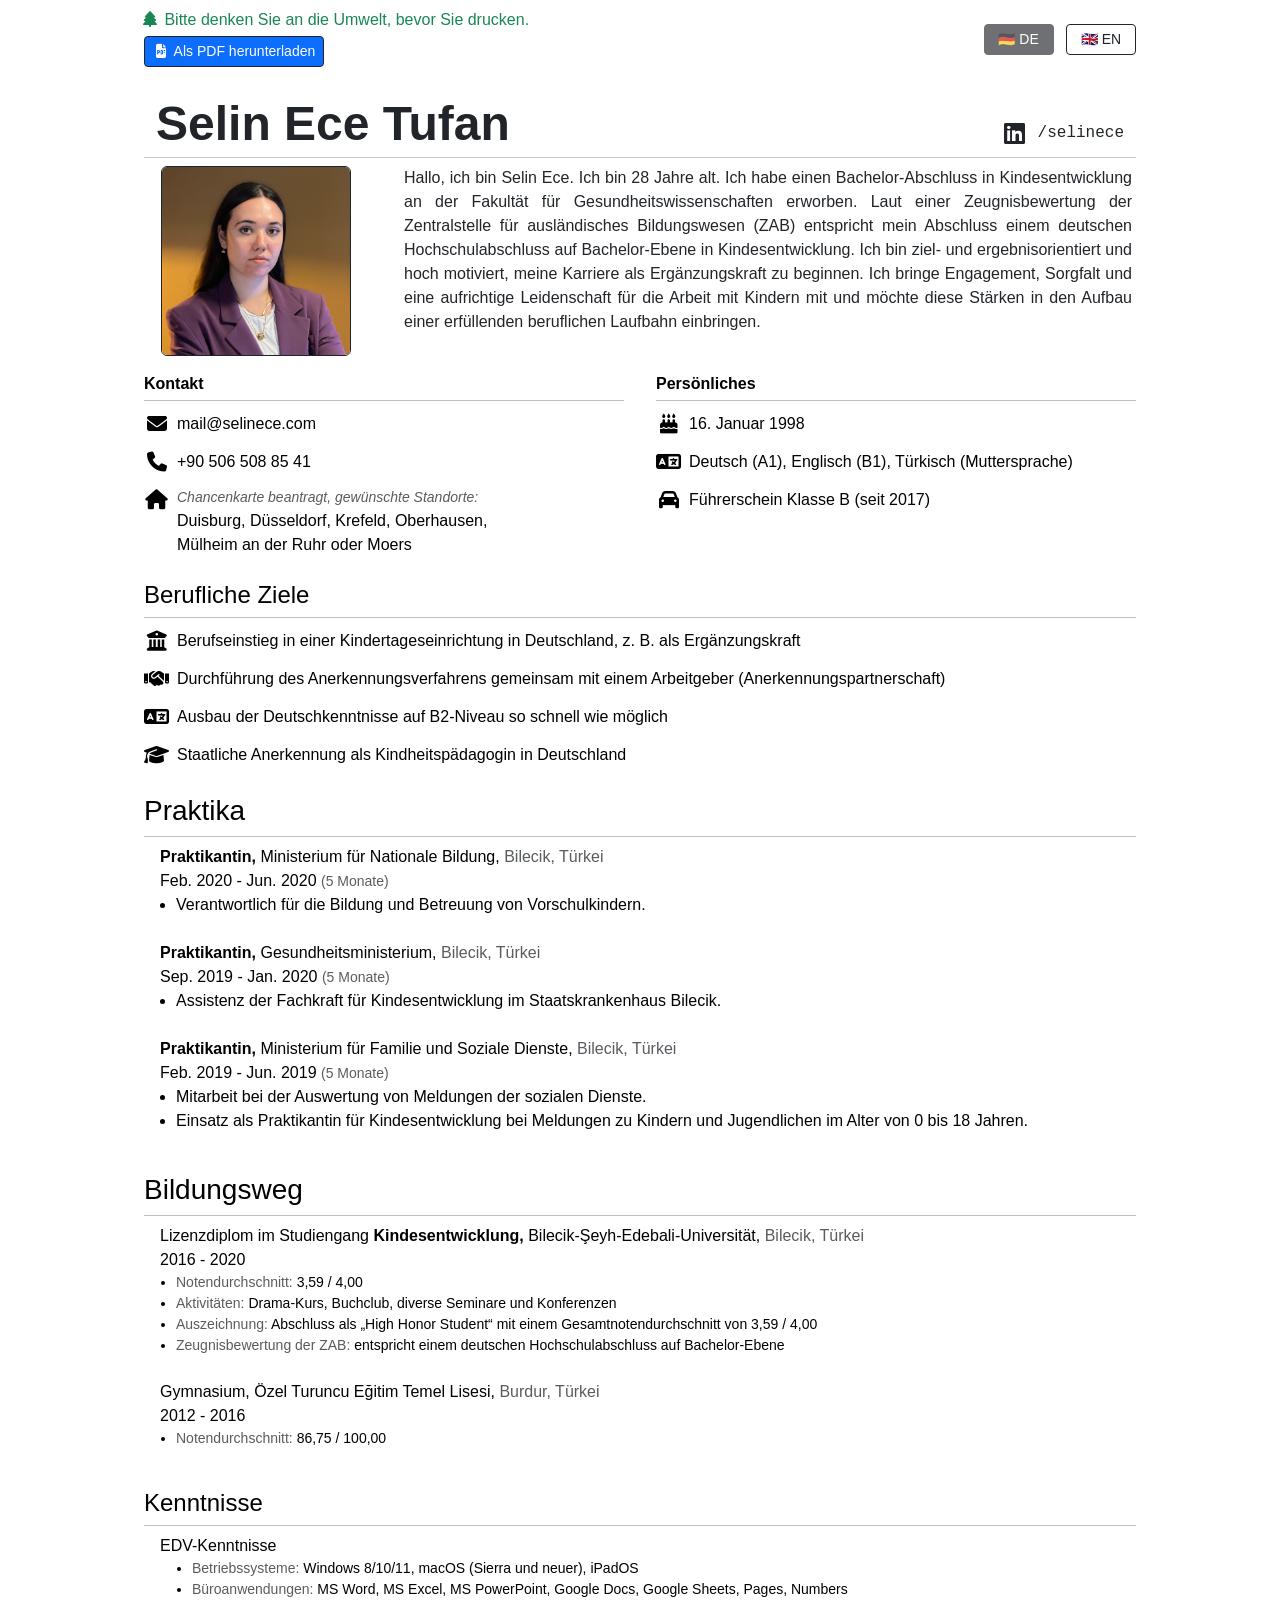
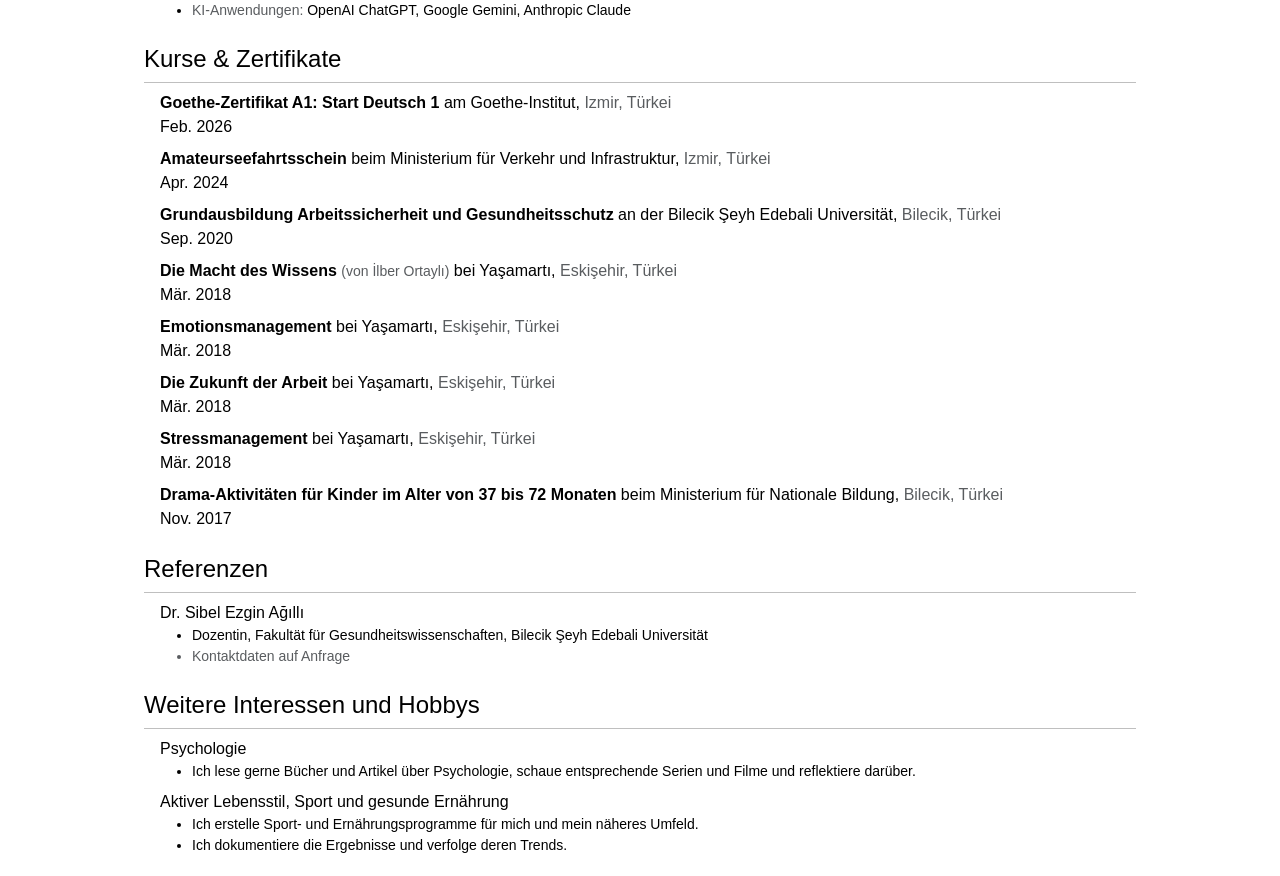
<file: index.html>
<!DOCTYPE html>
<html lang="de">

<head>

    <meta charset="utf-8">
    <meta name="keywords"
          content="Selin Ece Tufan">
    <meta name="description" content="Selin Ece Tufan - Persönliche Webseite">
    <meta name="author" content="Selin Ece Tufan">
    <meta name="google" content="notranslate"/>
    <meta name="viewport" content="width=device-width, initial-scale=1">
    <meta name="theme-color" content="#ffffff">
    <link rel="canonical" href="https://selinece.com/"/>
    <link rel="alternate" hreflang="en" href="https://selinece.com/en/"/>
    <link rel="alternate" hreflang="de" href="https://selinece.com/"/>
    <link rel="alternate" hreflang="x-default" href="https://selinece.com/"/>

    <!-- Open Graph -->
    <meta property="og:type" content="website">
    <meta property="og:title" content="Selin Ece Tufan">
    <meta property="og:description" content="Selin Ece Tufan - Persönliche Webseite">
    <meta property="og:url" content="https://selinece.com/">
    <meta property="og:site_name" content="Selin Ece Tufan">

    <!-- Twitter/X Card -->
    <meta name="twitter:card" content="summary">
    <meta name="twitter:title" content="Selin Ece Tufan">
    <meta name="twitter:description" content="Selin Ece Tufan - Persönliche Webseite">
    <link rel="stylesheet" href="https://cdn.jsdelivr.net/npm/bootstrap@5.3.8/dist/css/bootstrap.min.css"
          integrity="sha384-sRIl4kxILFvY47J16cr9ZwB07vP4J8+LH7qKQnuqkuIAvNWLzeN8tE5YBujZqJLB" crossorigin="anonymous">
    <link href="assets/fontawesome-free-6.2.1-web/css/fontawesome.css" rel="stylesheet">
    <link href="assets/fontawesome-free-6.2.1-web/css/brands.css" rel="stylesheet">
    <link href="assets/fontawesome-free-6.2.1-web/css/solid.css" rel="stylesheet">
    <link rel="stylesheet" href="css/style.css">
    <title>Selin Ece Tufan</title>

    <!-- Structured Data -->
    <script type="application/ld+json">
    {
        "@context": "https://schema.org",
        "@type": "Person",
        "name": "Selin Ece Tufan",
        "url": "https://selinece.com",
        "image": "https://selinece.com/images/me.jpeg",
        "email": "mail@selinece.com",
        "address": {
            "@type": "PostalAddress",
            "addressLocality": "Izmir",
            "addressCountry": "TR"
        },
        "sameAs": [
            "https://www.linkedin.com/in/selinece"
        ],
        "alumniOf": [
            {
                "@type": "CollegeOrUniversity",
                "name": "Bilecik Şeyh Edebali Universität"
            }
        ]
    }
    </script>
</head>

<body>
<div class="container content-width">

    <div class="row d-print-none align-items-center mt-2">
        <div class="col text-start">
			<span class="text-success">
				<i class="fas fa-tree fa-fw"></i>
				Bitte denken Sie an die Umwelt, bevor Sie drucken.
			</span>
            <br>
            <a class="btn btn-primary btn-sm m-1 border border-dark" href="pdf/Selin_Ece_Tufan_Lebenslauf.pdf"
               role="button">
                <i class="fas fa-file-pdf fa-fw"></i>
                Als PDF herunterladen
            </a>
        </div>
        <div class="col-auto text-end">
            <a href="/" class="btn btn-sm btn-dark m-1 disabled" style="min-width:70px;">🇩🇪 DE</a>
            <a href="/en/" class="btn btn-sm btn-outline-dark m-1" style="min-width:70px;">🇬🇧 EN</a>
        </div>
    </div>
    <div class="mb-4 d-print-none"></div>

    <div class="row justify-content-between ms-1 me-1 align-items-end">
        <div class="col-12 col-md-auto">
            <h1 class="display-5 text-nowrap m-0 fw-bold">
                Selin Ece Tufan
            </h1>
        </div>
        <div class="col-12 col-md-auto mt-2 mt-md-0">
            <div class="d-flex align-items-end">
                <div>
                    <a href="https://www.linkedin.com/in/selinece">
                        <i class="fab fa-linkedin fa-fw h4 text-dark"></i>
                    </a>
                </div>
                <p class="mb-2 ms-2 text-dark font-monospace">/selinece</p>
            </div>
        </div>
    </div>
    <hr class="my-1 ms-1 me-1 mb-2">
    <div class="row">
        <div class="col-md-3 d-flex align-items-center justify-content-center">
            <img src="images/me.jpeg" alt="Selin Ece Tufan" class="rounded img-fluid border border-dark"
                 style="max-height:190px;">
        </div>
        <div class="col ms-2 me-2">
            <p class="text-justify">
                Hallo, ich bin Selin Ece. Ich bin 28 Jahre alt. Ich habe einen Bachelor-Abschluss in Kindesentwicklung an der Fakultät für Gesundheitswissenschaften erworben. Laut einer Zeugnisbewertung der Zentralstelle für ausländisches Bildungswesen (ZAB) entspricht mein Abschluss einem deutschen Hochschulabschluss auf Bachelor-Ebene in Kindesentwicklung. Ich bin ziel- und ergebnisorientiert und hoch motiviert, meine Karriere als Ergänzungskraft zu beginnen. Ich bringe Engagement, Sorgfalt und eine aufrichtige Leidenschaft für die Arbeit mit Kindern mit und möchte diese Stärken in den Aufbau einer erfüllenden beruflichen Laufbahn einbringen.
            </p>
        </div>
    </div>

    <div class="row mt-3">
        <div class="col-md-6">
            <table class="table table-sm table-borderless">
                <thead>
                <tr>
                    <th class="mt-0 pt-0 mb-0 pb-0" colspan="2" scope="col">Kontakt</th>
                </tr>
                <tr>
                    <th colspan="2" scope="col">
                        <hr class="m-0">
                    </th>
                </tr>
                </thead>
                <tbody>
                <tr>
                    <td class="text-center lead max-w-30"><i class="fas fa-envelope fa-fw"></i></td>
                    <td class="align-middle">mail@selinece.com</td>
                </tr>
                <tr>
                    <td class="text-center lead max-w-30"><i class="fas fa-phone fa-fw"></i></td>
                    <td class="align-middle">+90 506 508 85 41</td>
                </tr>
                <tr>
                    <td class="text-center lead max-w-30"><i class="fas fa-home fa-fw"></i></td>
                    <td class="align-middle">
                        <span class="text-muted fst-italic small">Chancenkarte beantragt, gewünschte Standorte:</span>
                        <br>
                        Duisburg, Düsseldorf, Krefeld, Oberhausen, <span class="text-nowrap">Mülheim an der Ruhr</span> oder Moers
                    </td>
                </tr>
                </tbody>
            </table>
        </div>
        <div class="col-md-6">
            <table class="table table-sm table-borderless">
                <thead>
                <tr>
                    <th class="mt-0 pt-0 mb-0 pb-0" colspan="2" scope="col">Persönliches</th>
                </tr>
                <tr>
                    <th colspan="2" scope="col">
                        <hr class="m-0">
                    </th>
                </tr>
                </thead>
                <tbody>
                <tr>
                    <td class="text-center lead max-w-30"><i class="fas fa-birthday-cake"></i></td>
                    <td class="align-middle">16. Januar 1998</td>
                </tr>
                <tr>
                    <td class="text-center lead max-w-30"><i class="fas fa-language"></i></td>
                    <td class="align-middle">Deutsch (A1), Englisch (B1), Türkisch (Muttersprache)</td>
                </tr>
                <tr>
                    <td class="text-center lead max-w-30"><i class="fas fa-car"></i></td>
                    <td class="align-middle">Führerschein Klasse B (seit 2017)</td>
                </tr>
                </tbody>
            </table>
        </div>
    </div>
    <div class="row">
        <div class="col">
            <table class="table table-sm table-borderless">
                <thead>
                <tr>
                    <th colspan="2" scope="col">
                        <p class="h4 m-0">Berufliche Ziele</p>
                    </th>
                </tr>
                <tr>
                    <th colspan="2" scope="col">
                        <hr class="my-0">
                    </th>
                </tr>
                </thead>
                <tbody>
                <tr>
                    <td class="text-center lead max-w-30">
                        <i class="fas fa-building-columns fa-fw"></i>
                    </td>
                    <td class="align-middle">
                        Berufseinstieg in einer Kindertageseinrichtung in Deutschland, z. B. als Ergänzungskraft
                    </td>
                </tr>
                <tr>
                    <td class="text-center lead max-w-30">
                        <i class="fas fa-handshake fa-fw"></i>
                    </td>
                    <td class="align-middle">
                        Durchführung des Anerkennungsverfahrens gemeinsam mit einem Arbeitgeber (Anerkennungspartnerschaft)
                    </td>
                </tr>
                <tr>
                    <td class="text-center lead max-w-30">
                        <i class="fas fa-language fa-fw"></i>
                    </td>
                    <td class="align-middle">
                        Ausbau der Deutschkenntnisse auf B2-Niveau so schnell wie möglich
                    </td>
                </tr>
                <tr>
                    <td class="text-center lead max-w-30">
                        <i class="fas fa-graduation-cap fa-fw"></i>
                    </td>
                    <td class="align-middle">
                        Staatliche Anerkennung als Kindheitspädagogin in Deutschland
                    </td>
                </tr>
                </tbody>
            </table>
        </div>
    </div>
    <div class="row">
        <div class="col">
            <table class="table table-sm table-borderless">
                <thead>
                <tr>
                    <th colspan="2" scope="col">
                        <p class="h3 m-0">
                            Praktika
                        </p>
                    </th>
                </tr>
                </thead>
                <tbody>
                <tr>
                    <td colspan="2">
                        <hr class="my-0">
                    </td>
                </tr>
                <tr>
                    <td colspan="2" class="mb-0 pb-0">
                        <div class="row justify-content-between me-1 ms-1">
                            <div>
                                <b>
                                    Praktikantin,
                                </b>
                                Ministerium für Nationale Bildung,
                                <span class="text-muted">
									Bilecik, Türkei
								</span>
                            </div>
                            <div>
                                Feb. 2020 - Jun. 2020 <span
                                    class="text-muted text-nowrap small">(5 Monate)</span>
                            </div>
                        </div>
                    </td>
                </tr>
                <tr>
                    <td class="text-justify mt-0 pt-0" colspan="2">
                        <ul>
                            <li>Verantwortlich für die Bildung und Betreuung von Vorschulkindern.
                            </li>
                        </ul>
                    </td>
                </tr>
                <tr>
                    <td colspan="2" class="mb-0 pb-0">
                        <div class="row justify-content-between me-1 ms-1">
                            <div>
                                <b>
                                    Praktikantin,
                                </b>
                                Gesundheitsministerium,
                                <span class="text-muted">
									Bilecik, Türkei
								</span>
                            </div>
                            <div>
                                Sep. 2019 - Jan. 2020 <span
                                    class="text-muted text-nowrap small">(5 Monate)</span>
                            </div>
                        </div>
                    </td>
                </tr>
                <tr>
                    <td class="text-justify mt-0 pt-0" colspan="2">
                        <ul>
                            <li>Assistenz der Fachkraft für Kindesentwicklung im Staatskrankenhaus Bilecik.
                            </li>
                        </ul>
                    </td>
                </tr>
                <tr>
                    <td colspan="2" class="mb-0 pb-0">
                        <div class="row justify-content-between me-1 ms-1">
                            <div>
                                <b>
                                    Praktikantin,
                                </b>
                                Ministerium für Familie und Soziale Dienste,
                                <span class="text-muted">
									Bilecik, Türkei
								</span>
                            </div>
                            <div>
                                Feb. 2019 - Jun. 2019 <span
                                    class="text-muted text-nowrap small">(5 Monate)</span>
                            </div>
                        </div>
                    </td>
                </tr>
                <tr>
                    <td class="text-justify mt-0 pt-0" colspan="2">
                        <ul>
                            <li>Mitarbeit bei der Auswertung von Meldungen der sozialen Dienste.
                            </li>
                            <li>Einsatz als Praktikantin für Kindesentwicklung bei Meldungen zu Kindern und Jugendlichen im Alter von 0 bis 18 Jahren.
                            </li>
                        </ul>
                    </td>
                </tr>
                </tbody>
            </table>
        </div>
    </div>
    <div class="row">
        <div class="col">
            <table class="table table-sm table-borderless">
                <thead>
                <tr>
                    <th colspan="2" scope="col">
                        <p class="h3 m-0">Bildungsweg</p>
                    </th>
                </tr>
                <tr>
                    <th colspan="2" scope="col">
                        <hr class="my-0">
                    </th>
                </tr>
                </thead>
                <tbody>
                <tr>
                    <td colspan="2" class="mb-0 pb-0">
                        <div class="row justify-content-between me-1 ms-1">
                            <div>
                                Lizenzdiplom im Studiengang
                                <b>Kindesentwicklung, </b>
                                    Bilecik-Şeyh-Edebali-Universität,
                                <span class="text-muted">
									Bilecik, Türkei
								</span>
                            </div>
                            <div>
                                2016 - 2020
                            </div>
                        </div>
                    </td>
                </tr>
                <tr>
                    <td class="text-justify mt-0 pt-0" colspan="2">
                        <ul>
                            <li class="small">
								<span class="text-muted">
									Notendurchschnitt:
								</span>
                                3,59 / 4,00
                            </li>
                            <li class="small">
								<span class="text-muted">
									Aktivitäten:
								</span>
                                Drama-Kurs, Buchclub, diverse Seminare und Konferenzen
                            </li>
                            <li class="small">
								<span class="text-muted">
									Auszeichnung:
								</span>
                                Abschluss als „High Honor Student“ mit einem Gesamtnotendurchschnitt von 3,59 / 4,00
                            </li>
                            <li class="small">
								<span class="text-muted">
									Zeugnisbewertung der ZAB:
								</span>
                                entspricht einem deutschen Hochschulabschluss auf Bachelor-Ebene
                            </li>
                        </ul>
                    </td>
                </tr>
                <tr>
                    <td colspan="2" class="mb-0 pb-0">
                        <div class="row justify-content-between me-1 ms-1">
                            <div>
                                Gymnasium,
                                Özel Turuncu Eğitim Temel Lisesi,
                                <span class="text-muted">
									Burdur, Türkei
								</span>
                            </div>
                            <div>
                                2012 - 2016
                            </div>
                        </div>
                    </td>
                </tr>
                <tr>
                    <td class="text-justify mt-0 pt-0" colspan="2">
                        <ul>
                            <li class="small">
								<span class="text-muted">
									Notendurchschnitt:
								</span>
                                86,75 / 100,00
                            </li>
                        </ul>
                    </td>
                </tr>
                </tbody>
            </table>
        </div>
    </div>
    <div class="row">
        <div class="col">
            <table class="table table-sm table-borderless">
                <thead>
                <tr>
                    <th colspan="2" scope="col">
                        <p class="h4 m-0">Kenntnisse</p>
                    </th>
                </tr>
                <tr>
                    <th colspan="2" scope="col">
                        <hr class="my-0">
                    </th>
                </tr>
                </thead>
                <tbody>
                <tr>
                    <td colspan="2">
                        <div class="row justify-content-between me-1 ms-1">
                            <div>
                                EDV-Kenntnisse
                                <br>
                                <ul class="m-0">
                                    <li class="small">
										<span class="text-muted">
											Betriebssysteme:
										</span>
                                        Windows 8/10/11, macOS (Sierra und neuer), iPadOS
                                    </li>
                                    <li class="small">
										<span class="text-muted">
											Büroanwendungen:
										</span>
                                        MS Word, MS Excel, MS PowerPoint, Google Docs, Google Sheets, Pages, Numbers
                                    </li>
                                    <li class="small">
										<span class="text-muted">
											KI-Anwendungen:
										</span>
                                        OpenAI ChatGPT, Google Gemini, Anthropic Claude
                                    </li>
                                </ul>
                            </div>
                        </div>
                    </td>
                </tr>
                </tbody>
            </table>
        </div>
    </div>
    <div class="row">
        <div class="col">
            <table class="table table-sm table-borderless">
                <thead>
                <tr>
                    <th colspan="2" scope="col">
                        <p class="h4 m-0">Kurse & Zertifikate</p>
                    </th>
                </tr>
                <tr>
                    <th colspan="2" scope="col">
                        <hr class="my-0">
                    </th>
                </tr>
                </thead>
                <tbody>
                <tr>
                    <td colspan="2">
                        <div class="row justify-content-between me-1 ms-1">
                            <div>
                                <b>Goethe-Zertifikat A1: Start Deutsch 1</b>
                                am Goethe-Institut,
                                <span class="text-muted">Izmir, Türkei</span>
                            </div>
                            <div>Feb. 2026</div>
                        </div>
                    </td>
                </tr>
                <tr>
                    <td colspan="2">
                        <div class="row justify-content-between me-1 ms-1">
                            <div>
                                <b>Amateurseefahrtsschein</b>
                                beim Ministerium für Verkehr und Infrastruktur,
                                <span class="text-muted">Izmir, Türkei</span>
                            </div>
                            <div>Apr. 2024</div>
                        </div>
                    </td>
                </tr>
                <tr>
                    <td colspan="2">
                        <div class="row justify-content-between me-1 ms-1">
                            <div>
                                <b>Grundausbildung Arbeitssicherheit und Gesundheitsschutz</b>
                                an der Bilecik Şeyh Edebali Universität,
                                <span class="text-muted">Bilecik, Türkei</span>
                            </div>
                            <div>Sep. 2020</div>
                        </div>
                    </td>
                </tr>
                <tr>
                    <td colspan="2">
                        <div class="row justify-content-between me-1 ms-1">
                            <div>
                                <b>Die Macht des Wissens</b>
                                <span class="text-muted small">(von İlber Ortaylı)</span>
                                bei Yaşamartı,
                                <span class="text-muted">Eskişehir, Türkei</span>
                            </div>
                            <div>Mär. 2018</div>
                        </div>
                    </td>
                </tr>
                <tr>
                    <td colspan="2">
                        <div class="row justify-content-between me-1 ms-1">
                            <div>
                                <b>Emotionsmanagement</b>
                                bei Yaşamartı,
                                <span class="text-muted">Eskişehir, Türkei</span>
                            </div>
                            <div>Mär. 2018</div>
                        </div>
                    </td>
                </tr>
                <tr>
                    <td colspan="2">
                        <div class="row justify-content-between me-1 ms-1">
                            <div>
                                <b>Die Zukunft der Arbeit</b>
                                bei Yaşamartı,
                                <span class="text-muted">Eskişehir, Türkei</span>
                            </div>
                            <div>Mär. 2018</div>
                        </div>
                    </td>
                </tr>
                <tr>
                    <td colspan="2">
                        <div class="row justify-content-between me-1 ms-1">
                            <div>
                                <b>Stressmanagement</b>
                                bei Yaşamartı,
                                <span class="text-muted">Eskişehir, Türkei</span>
                            </div>
                            <div>Mär. 2018</div>
                        </div>
                    </td>
                </tr>
                <tr>
                    <td colspan="2">
                        <div class="row justify-content-between me-1 ms-1">
                            <div>
                                <b>Drama-Aktivitäten für Kinder im Alter von 37 bis 72 Monaten</b>
                                beim Ministerium für Nationale Bildung,
                                <span class="text-muted">Bilecik, Türkei</span>
                            </div>
                            <div>Nov. 2017</div>
                        </div>
                    </td>
                </tr>
                </tbody>
            </table>
        </div>
    </div>
    <div class="row">
        <div class="col">
            <table class="table table-sm table-borderless">
                <thead>
                <tr>
                    <th colspan="2" scope="col">
                        <p class="h4 m-0">Referenzen</p>
                    </th>
                </tr>
                <tr>
                    <th colspan="2" scope="col">
                        <hr class="my-0">
                    </th>
                </tr>
                </thead>
                <tbody>
                <tr>
                    <td colspan="2">
                        <div class="row justify-content-between me-1 ms-1">
                            <div>
                                Dr. Sibel Ezgin Ağıllı
                                <br>
                                <ul class="m-0">
                                    <li class="small">
                                        Dozentin, Fakultät für Gesundheitswissenschaften, Bilecik Şeyh Edebali Universität
                                    </li>
                                    <li class="small text-muted">
                                        Kontaktdaten auf Anfrage
                                    </li>
                                </ul>
                            </div>
                        </div>
                    </td>
                </tr>
                </tbody>
            </table>
        </div>
    </div>
    <div class="row">
        <div class="col">
            <table class="table table-sm table-borderless">
                <thead>
                <tr>
                    <th colspan="2" scope="col">
                        <p class="h4 m-0">Weitere Interessen und Hobbys</p>
                    </th>
                </tr>
                <tr>
                    <th colspan="2" scope="col">
                        <hr class="my-0">
                    </th>
                </tr>
                </thead>
                <tbody>
                <tr>
                    <td colspan="2">
                        <div class="row justify-content-between me-1 ms-1">
                            <div>
                                Psychologie
                                <br>
                                <ul class="m-0">
                                    <li class="small">
                                        Ich lese gerne Bücher und Artikel über Psychologie, schaue entsprechende Serien und Filme und reflektiere darüber.
                                    </li>
                                </ul>
                            </div>
                        </div>
                    </td>
                </tr>
                <tr>
                    <td colspan="2">
                        <div class="row justify-content-between me-1 ms-1">
                            <div>
                                Aktiver Lebensstil, Sport und gesunde Ernährung
                                <br>
                                <ul class="m-0">
                                    <li class="small">
                                        Ich erstelle Sport- und Ernährungsprogramme für mich und mein näheres Umfeld.
                                    </li>
                                    <li class="small">
                                        Ich dokumentiere die Ergebnisse und verfolge deren Trends.
                                    </li>
                                </ul>
                            </div>
                        </div>
                    </td>
                </tr>
                </tbody>
            </table>
        </div>
    </div>
</div>

<script src="https://cdn.jsdelivr.net/npm/bootstrap@5.3.8/dist/js/bootstrap.bundle.min.js"
        integrity="sha384-FKyoEForCGlyvwx9Hj09JcYn3nv7wiPVlz7YYwJrWVcXK/BmnVDxM+D2scQbITxI" crossorigin="anonymous"></script>
<script async defer src="https://buttons.github.io/buttons.js"></script>

</body>

</html>
</file>
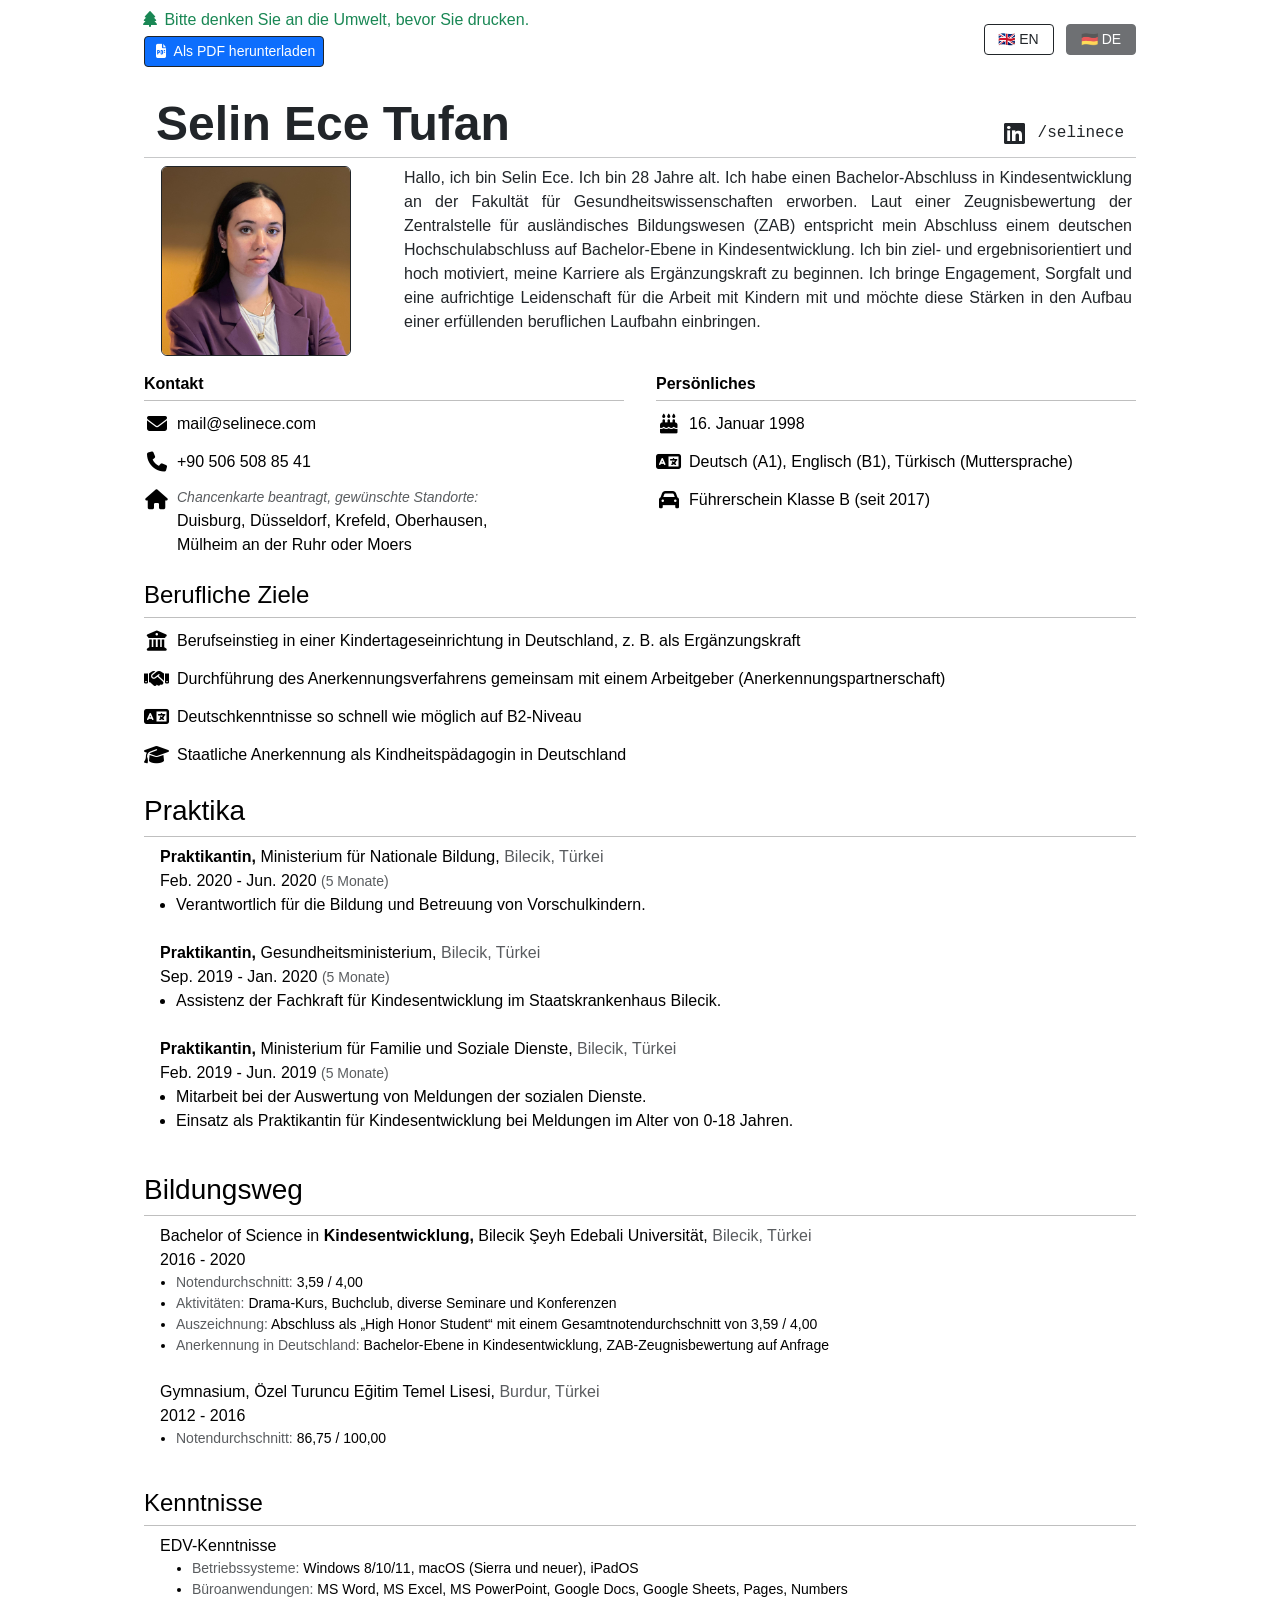
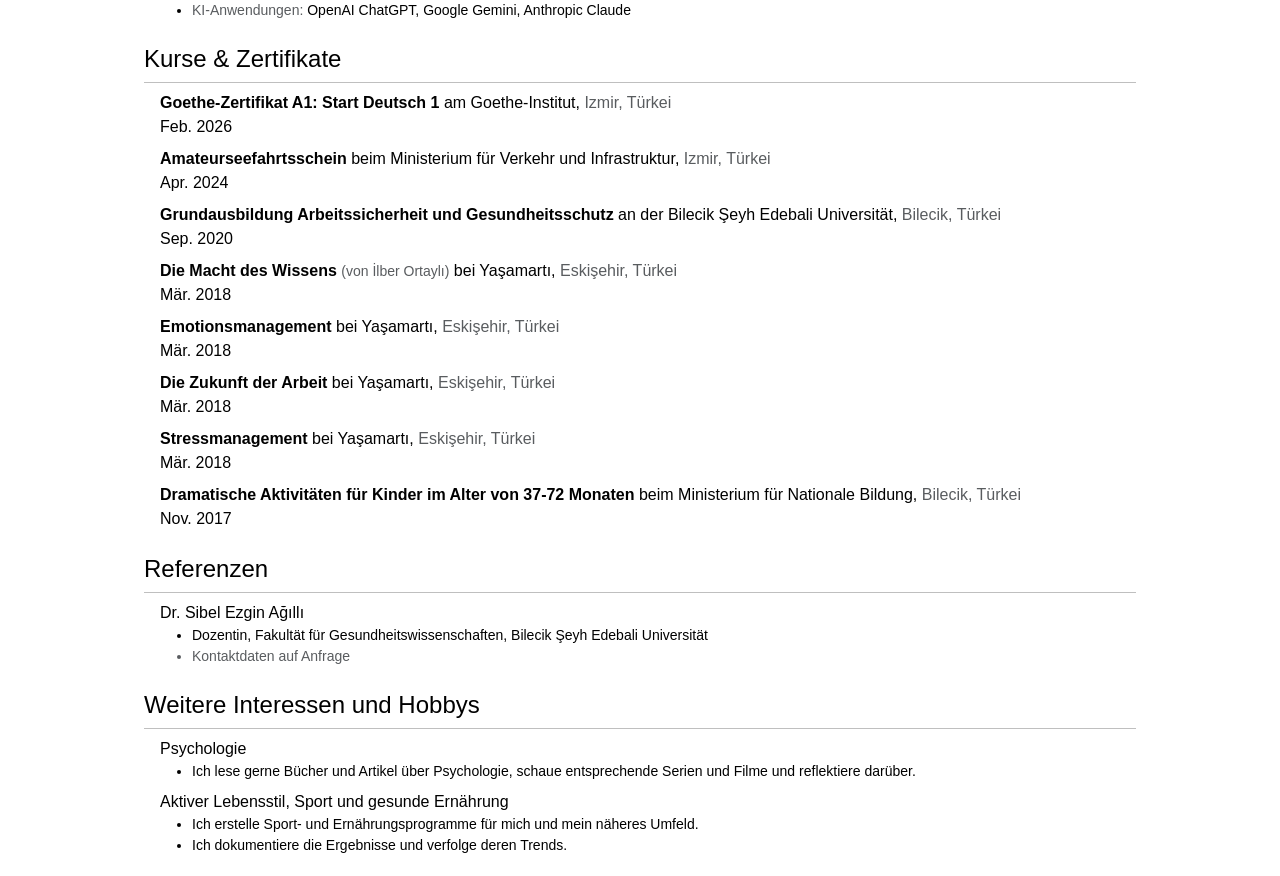
<file: de/index.html>
<!DOCTYPE html>
<html lang="de">

<head>

    <meta charset="utf-8">
    <meta name="keywords"
          content="Selin Ece Tufan">
    <meta name="description" content="Selin Ece Tufan - Persönliche Webseite">
    <meta name="author" content="Selin Ece Tufan">
    <meta name="google" content="notranslate"/>
    <meta name="viewport" content="width=device-width, initial-scale=1">
    <meta name="theme-color" content="#ffffff">
    <link rel="canonical" href="https://selinece.com/de/"/>
    <link rel="alternate" hreflang="en" href="https://selinece.com/"/>
    <link rel="alternate" hreflang="de" href="https://selinece.com/de/"/>
    <link rel="alternate" hreflang="x-default" href="https://selinece.com/"/>

    <!-- Open Graph -->
    <meta property="og:type" content="website">
    <meta property="og:title" content="Selin Ece Tufan">
    <meta property="og:description" content="Selin Ece Tufan - Persönliche Webseite">
    <meta property="og:url" content="https://selinece.com/de/">
    <meta property="og:site_name" content="Selin Ece Tufan">

    <!-- Twitter/X Card -->
    <meta name="twitter:card" content="summary">
    <meta name="twitter:title" content="Selin Ece Tufan">
    <meta name="twitter:description" content="Selin Ece Tufan - Persönliche Webseite">
    <link rel="stylesheet" href="https://cdn.jsdelivr.net/npm/bootstrap@5.3.8/dist/css/bootstrap.min.css"
          integrity="sha384-sRIl4kxILFvY47J16cr9ZwB07vP4J8+LH7qKQnuqkuIAvNWLzeN8tE5YBujZqJLB" crossorigin="anonymous">
    <link href="../assets/fontawesome-free-6.2.1-web/css/fontawesome.css" rel="stylesheet">
    <link href="../assets/fontawesome-free-6.2.1-web/css/brands.css" rel="stylesheet">
    <link href="../assets/fontawesome-free-6.2.1-web/css/solid.css" rel="stylesheet">
    <link rel="stylesheet" href="../css/style.css">
    <title>Selin Ece Tufan</title>

    <!-- Structured Data -->
    <script type="application/ld+json">
    {
        "@context": "https://schema.org",
        "@type": "Person",
        "name": "Selin Ece Tufan",
        "url": "https://selinece.com",
        "image": "https://selinece.com/images/me.jpeg",
        "email": "mail@selinece.com",
        "address": {
            "@type": "PostalAddress",
            "addressLocality": "Izmir",
            "addressCountry": "TR"
        },
        "sameAs": [
            "https://www.linkedin.com/in/selinece"
        ],
        "alumniOf": [
            {
                "@type": "CollegeOrUniversity",
                "name": "Bilecik Şeyh Edebali Universität"
            }
        ]
    }
    </script>
</head>

<body>
<div class="container content-width">

    <div class="row d-print-none align-items-center mt-2">
        <div class="col text-start">
			<span class="text-success">
				<i class="fas fa-tree fa-fw"></i>
				Bitte denken Sie an die Umwelt, bevor Sie drucken.
			</span>
            <br>
            <a class="btn btn-primary btn-sm m-1 border border-dark" href="../pdf/de/Selin Ece Tufan.pdf"
               role="button">
                <i class="fas fa-file-pdf fa-fw"></i>
                Als PDF herunterladen
            </a>
        </div>
        <div class="col-auto text-end">
            <a href="/" class="btn btn-sm btn-outline-dark m-1" style="min-width:70px;">🇬🇧 EN</a>
            <a href="/de/" class="btn btn-sm btn-dark m-1 disabled" style="min-width:70px;">🇩🇪 DE</a>
        </div>
    </div>
    <div class="mb-4 d-print-none"></div>

    <div class="row justify-content-between ms-1 me-1 align-items-end">
        <div class="col-12 col-md-auto">
            <h1 class="display-5 text-nowrap m-0 fw-bold">
                Selin Ece Tufan
            </h1>
        </div>
        <div class="col-12 col-md-auto mt-2 mt-md-0">
            <div class="d-flex align-items-end">
                <div>
                    <a href="https://www.linkedin.com/in/selinece">
                        <i class="fab fa-linkedin fa-fw h4 text-dark"></i>
                    </a>
                </div>
                <p class="mb-2 ms-2 text-dark font-monospace">/selinece</p>
            </div>
        </div>
    </div>
    <hr class="my-1 ms-1 me-1 mb-2">
    <div class="row">
        <div class="col-md-3 d-flex align-items-center justify-content-center">
            <img src="../images/me.jpeg" alt="Selin Ece Tufan" class="rounded img-fluid border border-dark"
                 style="max-height:190px;">
        </div>
        <div class="col ms-2 me-2">
            <p class="text-justify">
                Hallo, ich bin Selin Ece. Ich bin 28 Jahre alt. Ich habe einen Bachelor-Abschluss in Kindesentwicklung an der Fakultät für Gesundheitswissenschaften erworben. Laut einer Zeugnisbewertung der Zentralstelle für ausländisches Bildungswesen (ZAB) entspricht mein Abschluss einem deutschen Hochschulabschluss auf Bachelor-Ebene in Kindesentwicklung. Ich bin ziel- und ergebnisorientiert und hoch motiviert, meine Karriere als Ergänzungskraft zu beginnen. Ich bringe Engagement, Sorgfalt und eine aufrichtige Leidenschaft für die Arbeit mit Kindern mit und möchte diese Stärken in den Aufbau einer erfüllenden beruflichen Laufbahn einbringen.
            </p>
        </div>
    </div>

    <div class="row mt-3">
        <div class="col-md-6">
            <table class="table table-sm table-borderless">
                <thead>
                <tr>
                    <th class="mt-0 pt-0 mb-0 pb-0" colspan="2" scope="col">Kontakt</th>
                </tr>
                <tr>
                    <th colspan="2" scope="col">
                        <hr class="m-0">
                    </th>
                </tr>
                </thead>
                <tbody>
                <tr>
                    <td class="text-center lead max-w-30"><i class="fas fa-envelope fa-fw"></i></td>
                    <td class="align-middle">mail@selinece.com</td>
                </tr>
                <tr>
                    <td class="text-center lead max-w-30"><i class="fas fa-phone fa-fw"></i></td>
                    <td class="align-middle">+90 506 508 85 41</td>
                </tr>
                <tr>
                    <td class="text-center lead max-w-30"><i class="fas fa-home fa-fw"></i></td>
                    <td class="align-middle">
                        <span class="text-muted fst-italic small">Chancenkarte beantragt, gewünschte Standorte:</span>
                        <br>
                        Duisburg, Düsseldorf, Krefeld, Oberhausen, <span class="text-nowrap">Mülheim an der Ruhr</span> oder Moers
                    </td>
                </tr>
                </tbody>
            </table>
        </div>
        <div class="col-md-6">
            <table class="table table-sm table-borderless">
                <thead>
                <tr>
                    <th class="mt-0 pt-0 mb-0 pb-0" colspan="2" scope="col">Persönliches</th>
                </tr>
                <tr>
                    <th colspan="2" scope="col">
                        <hr class="m-0">
                    </th>
                </tr>
                </thead>
                <tbody>
                <tr>
                    <td class="text-center lead max-w-30"><i class="fas fa-birthday-cake"></i></td>
                    <td class="align-middle">16. Januar 1998</td>
                </tr>
                <tr>
                    <td class="text-center lead max-w-30"><i class="fas fa-language"></i></td>
                    <td class="align-middle">Deutsch (A1), Englisch (B1), Türkisch (Muttersprache)</td>
                </tr>
                <tr>
                    <td class="text-center lead max-w-30"><i class="fas fa-car"></i></td>
                    <td class="align-middle">Führerschein Klasse B (seit 2017)</td>
                </tr>
                </tbody>
            </table>
        </div>
    </div>
    <div class="row">
        <div class="col">
            <table class="table table-sm table-borderless">
                <thead>
                <tr>
                    <th colspan="2" scope="col">
                        <p class="h4 m-0">Berufliche Ziele</p>
                    </th>
                </tr>
                <tr>
                    <th colspan="2" scope="col">
                        <hr class="my-0">
                    </th>
                </tr>
                </thead>
                <tbody>
                <tr>
                    <td class="text-center lead max-w-30">
                        <i class="fas fa-building-columns fa-fw"></i>
                    </td>
                    <td class="align-middle">
                        Berufseinstieg in einer Kindertageseinrichtung in Deutschland, z. B. als Ergänzungskraft
                    </td>
                </tr>
                <tr>
                    <td class="text-center lead max-w-30">
                        <i class="fas fa-handshake fa-fw"></i>
                    </td>
                    <td class="align-middle">
                        Durchführung des Anerkennungsverfahrens gemeinsam mit einem Arbeitgeber (Anerkennungspartnerschaft)
                    </td>
                </tr>
                <tr>
                    <td class="text-center lead max-w-30">
                        <i class="fas fa-language fa-fw"></i>
                    </td>
                    <td class="align-middle">
                        Deutschkenntnisse so schnell wie möglich auf B2-Niveau
                    </td>
                </tr>
                <tr>
                    <td class="text-center lead max-w-30">
                        <i class="fas fa-graduation-cap fa-fw"></i>
                    </td>
                    <td class="align-middle">
                        Staatliche Anerkennung als Kindheitspädagogin in Deutschland
                    </td>
                </tr>
                </tbody>
            </table>
        </div>
    </div>
    <div class="row">
        <div class="col">
            <table class="table table-sm table-borderless">
                <thead>
                <tr>
                    <th colspan="2" scope="col">
                        <p class="h3 m-0">
                            Praktika
                        </p>
                    </th>
                </tr>
                </thead>
                <tbody>
                <tr>
                    <td colspan="2">
                        <hr class="my-0">
                    </td>
                </tr>
                <tr>
                    <td colspan="2" class="mb-0 pb-0">
                        <div class="row justify-content-between me-1 ms-1">
                            <div>
                                <b>
                                    Praktikantin,
                                </b>
                                Ministerium für Nationale Bildung,
                                <span class="text-muted">
									Bilecik, Türkei
								</span>
                            </div>
                            <div>
                                Feb. 2020 - Jun. 2020 <span
                                    class="text-muted text-nowrap small">(5 Monate)</span>
                            </div>
                        </div>
                    </td>
                </tr>
                <tr>
                    <td class="text-justify mt-0 pt-0" colspan="2">
                        <ul>
                            <li>Verantwortlich für die Bildung und Betreuung von Vorschulkindern.
                            </li>
                        </ul>
                    </td>
                </tr>
                <tr>
                    <td colspan="2" class="mb-0 pb-0">
                        <div class="row justify-content-between me-1 ms-1">
                            <div>
                                <b>
                                    Praktikantin,
                                </b>
                                Gesundheitsministerium,
                                <span class="text-muted">
									Bilecik, Türkei
								</span>
                            </div>
                            <div>
                                Sep. 2019 - Jan. 2020 <span
                                    class="text-muted text-nowrap small">(5 Monate)</span>
                            </div>
                        </div>
                    </td>
                </tr>
                <tr>
                    <td class="text-justify mt-0 pt-0" colspan="2">
                        <ul>
                            <li>Assistenz der Fachkraft für Kindesentwicklung im Staatskrankenhaus Bilecik.
                            </li>
                        </ul>
                    </td>
                </tr>
                <tr>
                    <td colspan="2" class="mb-0 pb-0">
                        <div class="row justify-content-between me-1 ms-1">
                            <div>
                                <b>
                                    Praktikantin,
                                </b>
                                Ministerium für Familie und Soziale Dienste,
                                <span class="text-muted">
									Bilecik, Türkei
								</span>
                            </div>
                            <div>
                                Feb. 2019 - Jun. 2019 <span
                                    class="text-muted text-nowrap small">(5 Monate)</span>
                            </div>
                        </div>
                    </td>
                </tr>
                <tr>
                    <td class="text-justify mt-0 pt-0" colspan="2">
                        <ul>
                            <li>Mitarbeit bei der Auswertung von Meldungen der sozialen Dienste.
                            </li>
                            <li>Einsatz als Praktikantin für Kindesentwicklung bei Meldungen im Alter von 0-18 Jahren.
                            </li>
                        </ul>
                    </td>
                </tr>
                </tbody>
            </table>
        </div>
    </div>
    <div class="row">
        <div class="col">
            <table class="table table-sm table-borderless">
                <thead>
                <tr>
                    <th colspan="2" scope="col">
                        <p class="h3 m-0">Bildungsweg</p>
                    </th>
                </tr>
                <tr>
                    <th colspan="2" scope="col">
                        <hr class="my-0">
                    </th>
                </tr>
                </thead>
                <tbody>
                <tr>
                    <td colspan="2" class="mb-0 pb-0">
                        <div class="row justify-content-between me-1 ms-1">
                            <div>
                                Bachelor of Science in
                                <b>Kindesentwicklung, </b>
                                    Bilecik Şeyh Edebali Universität,
                                <span class="text-muted">
									Bilecik, Türkei
								</span>
                            </div>
                            <div>
                                2016 - 2020
                            </div>
                        </div>
                    </td>
                </tr>
                <tr>
                    <td class="text-justify mt-0 pt-0" colspan="2">
                        <ul>
                            <li class="small">
								<span class="text-muted">
									Notendurchschnitt:
								</span>
                                3,59 / 4,00
                            </li>
                            <li class="small">
								<span class="text-muted">
									Aktivitäten:
								</span>
                                Drama-Kurs, Buchclub, diverse Seminare und Konferenzen
                            </li>
                            <li class="small">
								<span class="text-muted">
									Auszeichnung:
								</span>
                                Abschluss als „High Honor Student“ mit einem Gesamtnotendurchschnitt von 3,59 / 4,00
                            </li>
                            <li class="small">
								<span class="text-muted">
									Anerkennung in Deutschland:
								</span>
                                Bachelor-Ebene in Kindesentwicklung, ZAB-Zeugnisbewertung auf Anfrage
                            </li>
                        </ul>
                    </td>
                </tr>
                <tr>
                    <td colspan="2" class="mb-0 pb-0">
                        <div class="row justify-content-between me-1 ms-1">
                            <div>
                                Gymnasium,
                                Özel Turuncu Eğitim Temel Lisesi,
                                <span class="text-muted">
									Burdur, Türkei
								</span>
                            </div>
                            <div>
                                2012 - 2016
                            </div>
                        </div>
                    </td>
                </tr>
                <tr>
                    <td class="text-justify mt-0 pt-0" colspan="2">
                        <ul>
                            <li class="small">
								<span class="text-muted">
									Notendurchschnitt:
								</span>
                                86,75 / 100,00
                            </li>
                        </ul>
                    </td>
                </tr>
                </tbody>
            </table>
        </div>
    </div>
    <div class="row">
        <div class="col">
            <table class="table table-sm table-borderless">
                <thead>
                <tr>
                    <th colspan="2" scope="col">
                        <p class="h4 m-0">Kenntnisse</p>
                    </th>
                </tr>
                <tr>
                    <th colspan="2" scope="col">
                        <hr class="my-0">
                    </th>
                </tr>
                </thead>
                <tbody>
                <tr>
                    <td colspan="2">
                        <div class="row justify-content-between me-1 ms-1">
                            <div>
                                EDV-Kenntnisse
                                <br>
                                <ul class="m-0">
                                    <li class="small">
										<span class="text-muted">
											Betriebssysteme:
										</span>
                                        Windows 8/10/11, macOS (Sierra und neuer), iPadOS
                                    </li>
                                    <li class="small">
										<span class="text-muted">
											Büroanwendungen:
										</span>
                                        MS Word, MS Excel, MS PowerPoint, Google Docs, Google Sheets, Pages, Numbers
                                    </li>
                                    <li class="small">
										<span class="text-muted">
											KI-Anwendungen:
										</span>
                                        OpenAI ChatGPT, Google Gemini, Anthropic Claude
                                    </li>
                                </ul>
                            </div>
                        </div>
                    </td>
                </tr>
                </tbody>
            </table>
        </div>
    </div>
    <div class="row">
        <div class="col">
            <table class="table table-sm table-borderless">
                <thead>
                <tr>
                    <th colspan="2" scope="col">
                        <p class="h4 m-0">Kurse & Zertifikate</p>
                    </th>
                </tr>
                <tr>
                    <th colspan="2" scope="col">
                        <hr class="my-0">
                    </th>
                </tr>
                </thead>
                <tbody>
                <tr>
                    <td colspan="2">
                        <div class="row justify-content-between me-1 ms-1">
                            <div>
                                <b>Goethe-Zertifikat A1: Start Deutsch 1</b>
                                am Goethe-Institut,
                                <span class="text-muted">Izmir, Türkei</span>
                            </div>
                            <div>Feb. 2026</div>
                        </div>
                    </td>
                </tr>
                <tr>
                    <td colspan="2">
                        <div class="row justify-content-between me-1 ms-1">
                            <div>
                                <b>Amateurseefahrtsschein</b>
                                beim Ministerium für Verkehr und Infrastruktur,
                                <span class="text-muted">Izmir, Türkei</span>
                            </div>
                            <div>Apr. 2024</div>
                        </div>
                    </td>
                </tr>
                <tr>
                    <td colspan="2">
                        <div class="row justify-content-between me-1 ms-1">
                            <div>
                                <b>Grundausbildung Arbeitssicherheit und Gesundheitsschutz</b>
                                an der Bilecik Şeyh Edebali Universität,
                                <span class="text-muted">Bilecik, Türkei</span>
                            </div>
                            <div>Sep. 2020</div>
                        </div>
                    </td>
                </tr>
                <tr>
                    <td colspan="2">
                        <div class="row justify-content-between me-1 ms-1">
                            <div>
                                <b>Die Macht des Wissens</b>
                                <span class="text-muted small">(von İlber Ortaylı)</span>
                                bei Yaşamartı,
                                <span class="text-muted">Eskişehir, Türkei</span>
                            </div>
                            <div>Mär. 2018</div>
                        </div>
                    </td>
                </tr>
                <tr>
                    <td colspan="2">
                        <div class="row justify-content-between me-1 ms-1">
                            <div>
                                <b>Emotionsmanagement</b>
                                bei Yaşamartı,
                                <span class="text-muted">Eskişehir, Türkei</span>
                            </div>
                            <div>Mär. 2018</div>
                        </div>
                    </td>
                </tr>
                <tr>
                    <td colspan="2">
                        <div class="row justify-content-between me-1 ms-1">
                            <div>
                                <b>Die Zukunft der Arbeit</b>
                                bei Yaşamartı,
                                <span class="text-muted">Eskişehir, Türkei</span>
                            </div>
                            <div>Mär. 2018</div>
                        </div>
                    </td>
                </tr>
                <tr>
                    <td colspan="2">
                        <div class="row justify-content-between me-1 ms-1">
                            <div>
                                <b>Stressmanagement</b>
                                bei Yaşamartı,
                                <span class="text-muted">Eskişehir, Türkei</span>
                            </div>
                            <div>Mär. 2018</div>
                        </div>
                    </td>
                </tr>
                <tr>
                    <td colspan="2">
                        <div class="row justify-content-between me-1 ms-1">
                            <div>
                                <b>Dramatische Aktivitäten für Kinder im Alter von 37-72 Monaten</b>
                                beim Ministerium für Nationale Bildung,
                                <span class="text-muted">Bilecik, Türkei</span>
                            </div>
                            <div>Nov. 2017</div>
                        </div>
                    </td>
                </tr>
                </tbody>
            </table>
        </div>
    </div>
    <div class="row">
        <div class="col">
            <table class="table table-sm table-borderless">
                <thead>
                <tr>
                    <th colspan="2" scope="col">
                        <p class="h4 m-0">Referenzen</p>
                    </th>
                </tr>
                <tr>
                    <th colspan="2" scope="col">
                        <hr class="my-0">
                    </th>
                </tr>
                </thead>
                <tbody>
                <tr>
                    <td colspan="2">
                        <div class="row justify-content-between me-1 ms-1">
                            <div>
                                Dr. Sibel Ezgin Ağıllı
                                <br>
                                <ul class="m-0">
                                    <li class="small">
                                        Dozentin, Fakultät für Gesundheitswissenschaften, Bilecik Şeyh Edebali Universität
                                    </li>
                                    <li class="small text-muted">
                                        Kontaktdaten auf Anfrage
                                    </li>
                                </ul>
                            </div>
                        </div>
                    </td>
                </tr>
                </tbody>
            </table>
        </div>
    </div>
    <div class="row">
        <div class="col">
            <table class="table table-sm table-borderless">
                <thead>
                <tr>
                    <th colspan="2" scope="col">
                        <p class="h4 m-0">Weitere Interessen und Hobbys</p>
                    </th>
                </tr>
                <tr>
                    <th colspan="2" scope="col">
                        <hr class="my-0">
                    </th>
                </tr>
                </thead>
                <tbody>
                <tr>
                    <td colspan="2">
                        <div class="row justify-content-between me-1 ms-1">
                            <div>
                                Psychologie
                                <br>
                                <ul class="m-0">
                                    <li class="small">
                                        Ich lese gerne Bücher und Artikel über Psychologie, schaue entsprechende Serien und Filme und reflektiere darüber.
                                    </li>
                                </ul>
                            </div>
                        </div>
                    </td>
                </tr>
                <tr>
                    <td colspan="2">
                        <div class="row justify-content-between me-1 ms-1">
                            <div>
                                Aktiver Lebensstil, Sport und gesunde Ernährung
                                <br>
                                <ul class="m-0">
                                    <li class="small">
                                        Ich erstelle Sport- und Ernährungsprogramme für mich und mein näheres Umfeld.
                                    </li>
                                    <li class="small">
                                        Ich dokumentiere die Ergebnisse und verfolge deren Trends.
                                    </li>
                                </ul>
                            </div>
                        </div>
                    </td>
                </tr>
                </tbody>
            </table>
        </div>
    </div>
</div>

<script src="https://cdn.jsdelivr.net/npm/bootstrap@5.3.8/dist/js/bootstrap.bundle.min.js"
        integrity="sha384-FKyoEForCGlyvwx9Hj09JcYn3nv7wiPVlz7YYwJrWVcXK/BmnVDxM+D2scQbITxI" crossorigin="anonymous"></script>
<script async defer src="https://buttons.github.io/buttons.js"></script>

</body>

</html>
</file>
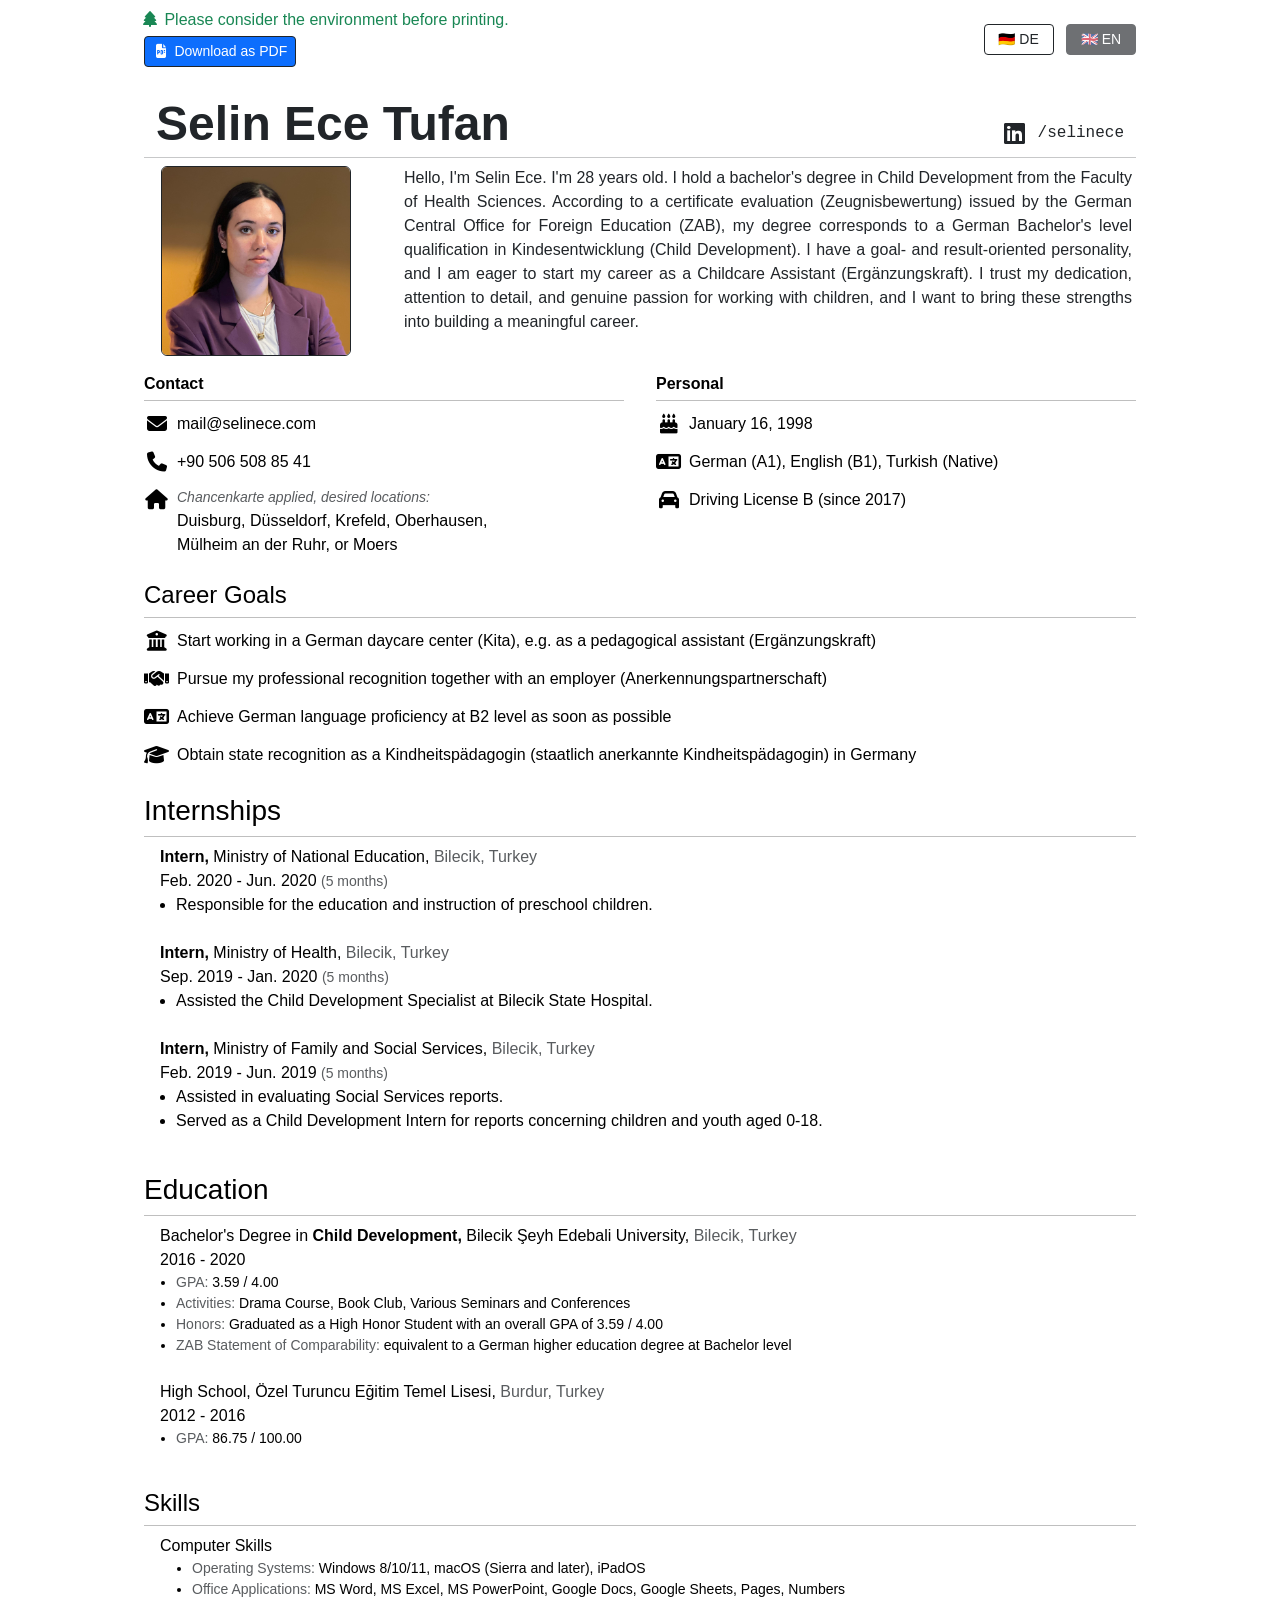
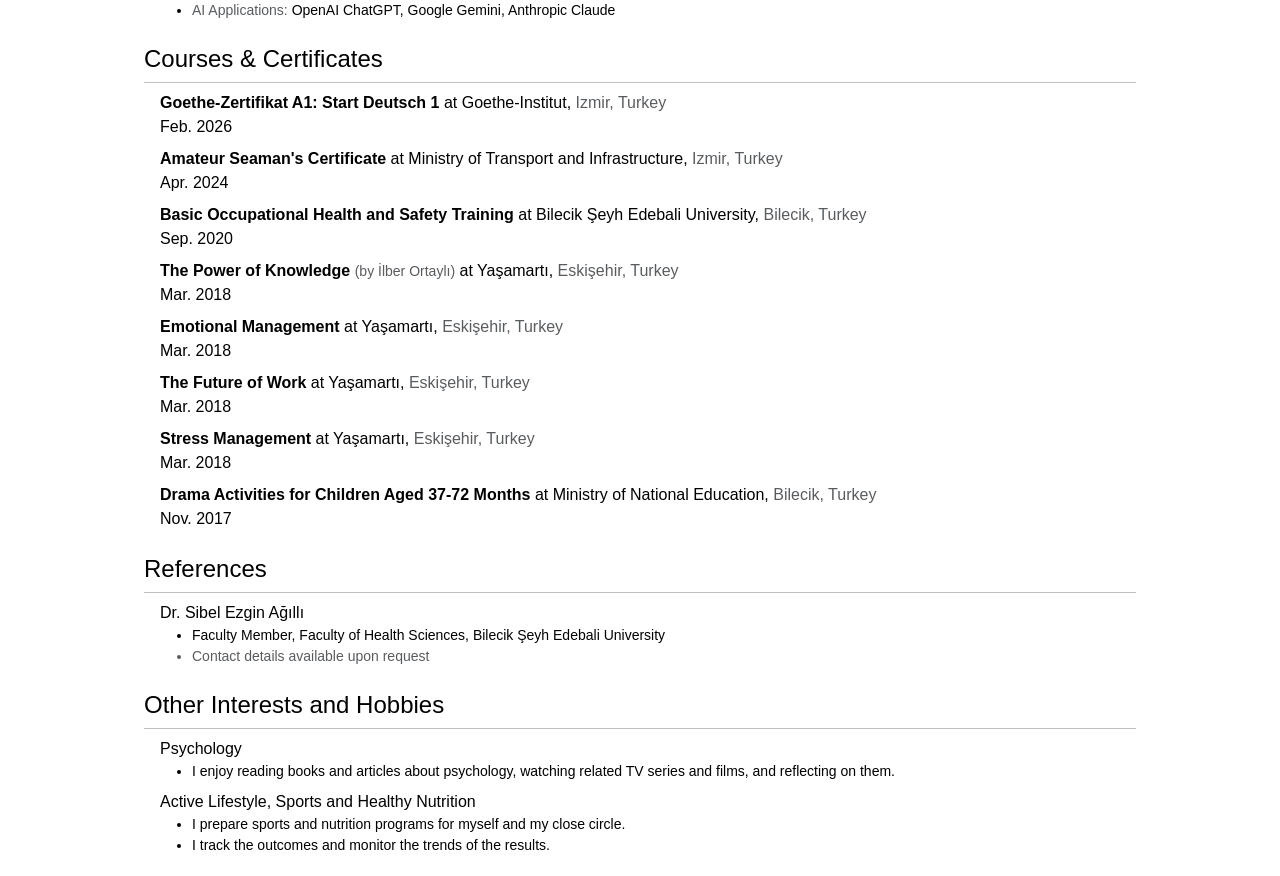
<file: en/index.html>
<!DOCTYPE html>
<html lang="en">

<head>

    <meta charset="utf-8">
    <meta name="keywords"
          content="Selin Ece Tufan">
    <meta name="description" content="Selin Ece Tufan's Personal Website">
    <meta name="author" content="Selin Ece Tufan">
    <meta name="google" content="notranslate"/>
    <meta name="viewport" content="width=device-width, initial-scale=1">
    <meta name="theme-color" content="#ffffff">
    <link rel="canonical" href="https://selinece.com/en/"/>
    <link rel="alternate" hreflang="en" href="https://selinece.com/en/"/>
    <link rel="alternate" hreflang="de" href="https://selinece.com/"/>
    <link rel="alternate" hreflang="x-default" href="https://selinece.com/"/>

    <!-- Open Graph -->
    <meta property="og:type" content="website">
    <meta property="og:title" content="Selin Ece Tufan">
    <meta property="og:description" content="Selin Ece Tufan's Personal Website">
    <meta property="og:url" content="https://selinece.com/en/">
    <meta property="og:site_name" content="Selin Ece Tufan">

    <!-- Twitter/X Card -->
    <meta name="twitter:card" content="summary">
    <meta name="twitter:title" content="Selin Ece Tufan">
    <meta name="twitter:description" content="Selin Ece Tufan's Personal Website">
    <link rel="stylesheet" href="https://cdn.jsdelivr.net/npm/bootstrap@5.3.8/dist/css/bootstrap.min.css"
          integrity="sha384-sRIl4kxILFvY47J16cr9ZwB07vP4J8+LH7qKQnuqkuIAvNWLzeN8tE5YBujZqJLB" crossorigin="anonymous">
    <link href="../assets/fontawesome-free-6.2.1-web/css/fontawesome.css" rel="stylesheet">
    <link href="../assets/fontawesome-free-6.2.1-web/css/brands.css" rel="stylesheet">
    <link href="../assets/fontawesome-free-6.2.1-web/css/solid.css" rel="stylesheet">
    <link rel="stylesheet" href="../css/style.css">
    <title>Selin Ece Tufan</title>

    <!-- Structured Data -->
    <script type="application/ld+json">
    {
        "@context": "https://schema.org",
        "@type": "Person",
        "name": "Selin Ece Tufan",
        "url": "https://selinece.com",
        "image": "https://selinece.com/images/me.jpeg",
        "email": "mail@selinece.com",
        "address": {
            "@type": "PostalAddress",
            "addressLocality": "Izmir",
            "addressCountry": "TR"
        },
        "sameAs": [
            "https://www.linkedin.com/in/selinece"
        ],
        "alumniOf": [
            {
                "@type": "CollegeOrUniversity",
                "name": "Bilecik Şeyh Edebali University"
            }
        ]
    }
    </script>
</head>

<body>
<div class="container content-width">

    <div class="row d-print-none align-items-center mt-2">
        <div class="col text-start">
			<span class="text-success">
				<i class="fas fa-tree fa-fw"></i>
				Please consider the environment before printing.
			</span>
            <br>
            <a class="btn btn-primary btn-sm m-1 border border-dark" href="../pdf/Selin_Ece_Tufan_Resume.pdf"
               role="button">
                <i class="fas fa-file-pdf fa-fw"></i>
                Download as PDF
            </a>
        </div>
        <div class="col-auto text-end">
            <a href="/" class="btn btn-sm btn-outline-dark m-1" style="min-width:70px;">🇩🇪 DE</a>
            <a href="/en/" class="btn btn-sm btn-dark m-1 disabled" style="min-width:70px;">🇬🇧 EN</a>
        </div>
    </div>
    <div class="mb-4 d-print-none"></div>

    <div class="row justify-content-between ms-1 me-1 align-items-end">
        <div class="col-12 col-md-auto">
            <h1 class="display-5 text-nowrap m-0 fw-bold">
                Selin Ece Tufan
            </h1>
        </div>
        <div class="col-12 col-md-auto mt-2 mt-md-0">
            <div class="d-flex align-items-end">
                <div>
                    <a href="https://www.linkedin.com/in/selinece">
                        <i class="fab fa-linkedin fa-fw h4 text-dark"></i>
                    </a>
                </div>
                <p class="mb-2 ms-2 text-dark font-monospace">/selinece</p>
            </div>
        </div>
    </div>
    <hr class="my-1 ms-1 me-1 mb-2">
    <div class="row">
        <div class="col-md-3 d-flex align-items-center justify-content-center">
            <img src="../images/me.jpeg" alt="Selin Ece Tufan" class="rounded img-fluid border border-dark"
                 style="max-height:190px;">
        </div>
        <div class="col ms-2 me-2">
            <p class="text-justify">
                Hello, I'm Selin Ece. I'm 28 years old. I hold a bachelor's degree in Child Development from the Faculty of Health Sciences. According to a certificate evaluation (Zeugnisbewertung) issued by the German Central Office for Foreign Education (ZAB), my degree corresponds to a German Bachelor's level qualification in Kindesentwicklung (Child Development). I have a goal- and result-oriented personality, and I am eager to start my career as a Childcare Assistant (Ergänzungskraft). I trust my dedication, attention to detail, and genuine passion for working with children, and I want to bring these strengths into building a meaningful career.
            </p>
        </div>
    </div>

    <div class="row mt-3">
        <div class="col-md-6">
            <table class="table table-sm table-borderless">
                <thead>
                <tr>
                    <th class="mt-0 pt-0 mb-0 pb-0" colspan="2" scope="col">Contact</th>
                </tr>
                <tr>
                    <th colspan="2" scope="col">
                        <hr class="m-0">
                    </th>
                </tr>
                </thead>
                <tbody>
                <tr>
                    <td class="text-center lead max-w-30"><i class="fas fa-envelope fa-fw"></i></td>
                    <td class="align-middle">mail@selinece.com</td>
                </tr>
                <tr>
                    <td class="text-center lead max-w-30"><i class="fas fa-phone fa-fw"></i></td>
                    <td class="align-middle">+90 506 508 85 41</td>
                </tr>
                <tr>
                    <td class="text-center lead max-w-30"><i class="fas fa-home fa-fw"></i></td>
                    <td class="align-middle">
                        <span class="text-muted fst-italic small">Chancenkarte applied, desired locations:</span>
                        <br>
                        Duisburg, Düsseldorf, Krefeld, Oberhausen, <span class="text-nowrap">Mülheim an der Ruhr</span>, or Moers
                    </td>
                </tr>
                </tbody>
            </table>
        </div>
        <div class="col-md-6">
            <table class="table table-sm table-borderless">
                <thead>
                <tr>
                    <th class="mt-0 pt-0 mb-0 pb-0" colspan="2" scope="col">Personal</th>
                </tr>
                <tr>
                    <th colspan="2" scope="col">
                        <hr class="m-0">
                    </th>
                </tr>
                </thead>
                <tbody>
                <tr>
                    <td class="text-center lead max-w-30"><i class="fas fa-birthday-cake"></i></td>
                    <td class="align-middle">January 16, 1998</td>
                </tr>
                <tr>
                    <td class="text-center lead max-w-30"><i class="fas fa-language"></i></td>
                    <td class="align-middle">German (A1), English (B1), Turkish (Native)</td>
                </tr>
                <tr>
                    <td class="text-center lead max-w-30"><i class="fas fa-car"></i></td>
                    <td class="align-middle">Driving License B (since 2017)</td>
                </tr>
                </tbody>
            </table>
        </div>
    </div>
    <div class="row">
        <div class="col">
            <table class="table table-sm table-borderless">
                <thead>
                <tr>
                    <th colspan="2" scope="col">
                        <p class="h4 m-0">Career Goals</p>
                    </th>
                </tr>
                <tr>
                    <th colspan="2" scope="col">
                        <hr class="my-0">
                    </th>
                </tr>
                </thead>
                <tbody>
                <tr>
                    <td class="text-center lead max-w-30">
                        <i class="fas fa-building-columns fa-fw"></i>
                    </td>
                    <td class="align-middle">
                        Start working in a German daycare center (Kita), e.g. as a pedagogical assistant (Ergänzungskraft)
                    </td>
                </tr>
                <tr>
                    <td class="text-center lead max-w-30">
                        <i class="fas fa-handshake fa-fw"></i>
                    </td>
                    <td class="align-middle">
                        Pursue my professional recognition together with an employer (Anerkennungspartnerschaft)
                    </td>
                </tr>
                <tr>
                    <td class="text-center lead max-w-30">
                        <i class="fas fa-language fa-fw"></i>
                    </td>
                    <td class="align-middle">
                        Achieve German language proficiency at B2 level as soon as possible
                    </td>
                </tr>
                <tr>
                    <td class="text-center lead max-w-30">
                        <i class="fas fa-graduation-cap fa-fw"></i>
                    </td>
                    <td class="align-middle">
                        Obtain state recognition as a Kindheitspädagogin (staatlich anerkannte Kindheitspädagogin) in Germany
                    </td>
                </tr>
                </tbody>
            </table>
        </div>
    </div>
    <div class="row">
        <div class="col">
            <table class="table table-sm table-borderless">
                <thead>
                <tr>
                    <th colspan="2" scope="col">
                        <p class="h3 m-0">
                            Internships
                        </p>
                    </th>
                </tr>
                </thead>
                <tbody>
                <tr>
                    <td colspan="2">
                        <hr class="my-0">
                    </td>
                </tr>
                <tr>
                    <td colspan="2" class="mb-0 pb-0">
                        <div class="row justify-content-between me-1 ms-1">
                            <div>
                                <b>
                                    Intern,
                                </b>
                                Ministry of National Education,
                                <span class="text-muted">
									Bilecik, Turkey
								</span>
                            </div>
                            <div>
                                Feb. 2020 - Jun. 2020 <span
                                    class="text-muted text-nowrap small">(5 months)</span>
                            </div>
                        </div>
                    </td>
                </tr>
                <tr>
                    <td class="text-justify mt-0 pt-0" colspan="2">
                        <ul>
                            <li>Responsible for the education and instruction of preschool children.
                            </li>
                        </ul>
                    </td>
                </tr>
                <tr>
                    <td colspan="2" class="mb-0 pb-0">
                        <div class="row justify-content-between me-1 ms-1">
                            <div>
                                <b>
                                    Intern,
                                </b>
                                Ministry of Health,
                                <span class="text-muted">
									Bilecik, Turkey
								</span>
                            </div>
                            <div>
                                Sep. 2019 - Jan. 2020 <span
                                    class="text-muted text-nowrap small">(5 months)</span>
                            </div>
                        </div>
                    </td>
                </tr>
                <tr>
                    <td class="text-justify mt-0 pt-0" colspan="2">
                        <ul>
                            <li>Assisted the Child Development Specialist at Bilecik State Hospital.
                            </li>
                        </ul>
                    </td>
                </tr>
                <tr>
                    <td colspan="2" class="mb-0 pb-0">
                        <div class="row justify-content-between me-1 ms-1">
                            <div>
                                <b>
                                    Intern,
                                </b>
                                Ministry of Family and Social Services,
                                <span class="text-muted">
									Bilecik, Turkey
								</span>
                            </div>
                            <div>
                                Feb. 2019 - Jun. 2019 <span
                                    class="text-muted text-nowrap small">(5 months)</span>
                            </div>
                        </div>
                    </td>
                </tr>
                <tr>
                    <td class="text-justify mt-0 pt-0" colspan="2">
                        <ul>
                            <li>Assisted in evaluating Social Services reports.
                            </li>
                            <li>Served as a Child Development Intern for reports concerning children and youth aged 0-18.
                            </li>
                        </ul>
                    </td>
                </tr>
                </tbody>
            </table>
        </div>
    </div>
    <div class="row">
        <div class="col">
            <table class="table table-sm table-borderless">
                <thead>
                <tr>
                    <th colspan="2" scope="col">
                        <p class="h3 m-0">Education</p>
                    </th>
                </tr>
                <tr>
                    <th colspan="2" scope="col">
                        <hr class="my-0">
                    </th>
                </tr>
                </thead>
                <tbody>
                <tr>
                    <td colspan="2" class="mb-0 pb-0">
                        <div class="row justify-content-between me-1 ms-1">
                            <div>
                                Bachelor's Degree in
                                <b>Child Development, </b>
                                    Bilecik Şeyh Edebali University,
                                <span class="text-muted">
									Bilecik, Turkey
								</span>
                            </div>
                            <div>
                                2016 - 2020
                            </div>
                        </div>
                    </td>
                </tr>
                <tr>
                    <td class="text-justify mt-0 pt-0" colspan="2">
                        <ul>
                            <li class="small">
								<span class="text-muted">
									GPA:
								</span>
                                3.59 / 4.00
                            </li>
                            <li class="small">
								<span class="text-muted">
									Activities:
								</span>
                                Drama Course, Book Club, Various Seminars and Conferences
                            </li>
                            <li class="small">
								<span class="text-muted">
									Honors:
								</span>
                                Graduated as a High Honor Student with an overall GPA of 3.59 / 4.00
                            </li>
                            <li class="small">
								<span class="text-muted">
									ZAB Statement of Comparability:
								</span>
                                equivalent to a German higher education degree at Bachelor level
                            </li>
                        </ul>
                    </td>
                </tr>
                <tr>
                    <td colspan="2" class="mb-0 pb-0">
                        <div class="row justify-content-between me-1 ms-1">
                            <div>
                                High School,
                                Özel Turuncu Eğitim Temel Lisesi,
                                <span class="text-muted">
									Burdur, Turkey
								</span>
                            </div>
                            <div>
                                2012 - 2016
                            </div>
                        </div>
                    </td>
                </tr>
                <tr>
                    <td class="text-justify mt-0 pt-0" colspan="2">
                        <ul>
                            <li class="small">
								<span class="text-muted">
									GPA:
								</span>
                                86.75 / 100.00
                            </li>
                        </ul>
                    </td>
                </tr>
                </tbody>
            </table>
        </div>
    </div>
    <div class="row">
        <div class="col">
            <table class="table table-sm table-borderless">
                <thead>
                <tr>
                    <th colspan="2" scope="col">
                        <p class="h4 m-0">Skills</p>
                    </th>
                </tr>
                <tr>
                    <th colspan="2" scope="col">
                        <hr class="my-0">
                    </th>
                </tr>
                </thead>
                <tbody>
                <tr>
                    <td colspan="2">
                        <div class="row justify-content-between me-1 ms-1">
                            <div>
                                Computer Skills
                                <br>
                                <ul class="m-0">
                                    <li class="small">
										<span class="text-muted">
											Operating Systems:
										</span>
                                        Windows 8/10/11, macOS (Sierra and later), iPadOS
                                    </li>
                                    <li class="small">
										<span class="text-muted">
											Office Applications:
										</span>
                                        MS Word, MS Excel, MS PowerPoint, Google Docs, Google Sheets, Pages, Numbers
                                    </li>
                                    <li class="small">
										<span class="text-muted">
											AI Applications:
										</span>
                                        OpenAI ChatGPT, Google Gemini, Anthropic Claude
                                    </li>
                                </ul>
                            </div>
                        </div>
                    </td>
                </tr>
                </tbody>
            </table>
        </div>
    </div>
    <div class="row">
        <div class="col">
            <table class="table table-sm table-borderless">
                <thead>
                <tr>
                    <th colspan="2" scope="col">
                        <p class="h4 m-0">Courses & Certificates</p>
                    </th>
                </tr>
                <tr>
                    <th colspan="2" scope="col">
                        <hr class="my-0">
                    </th>
                </tr>
                </thead>
                <tbody>
                <tr>
                    <td colspan="2">
                        <div class="row justify-content-between me-1 ms-1">
                            <div>
                                <b>Goethe-Zertifikat A1: Start Deutsch 1</b>
                                at Goethe-Institut,
                                <span class="text-muted">Izmir, Turkey</span>
                            </div>
                            <div>Feb. 2026</div>
                        </div>
                    </td>
                </tr>
                <tr>
                    <td colspan="2">
                        <div class="row justify-content-between me-1 ms-1">
                            <div>
                                <b>Amateur Seaman's Certificate</b>
                                at Ministry of Transport and Infrastructure,
                                <span class="text-muted">Izmir, Turkey</span>
                            </div>
                            <div>Apr. 2024</div>
                        </div>
                    </td>
                </tr>
                <tr>
                    <td colspan="2">
                        <div class="row justify-content-between me-1 ms-1">
                            <div>
                                <b>Basic Occupational Health and Safety Training</b>
                                at Bilecik Şeyh Edebali University,
                                <span class="text-muted">Bilecik, Turkey</span>
                            </div>
                            <div>Sep. 2020</div>
                        </div>
                    </td>
                </tr>
                <tr>
                    <td colspan="2">
                        <div class="row justify-content-between me-1 ms-1">
                            <div>
                                <b>The Power of Knowledge</b>
                                <span class="text-muted small">(by İlber Ortaylı)</span>
                                at Yaşamartı,
                                <span class="text-muted">Eskişehir, Turkey</span>
                            </div>
                            <div>Mar. 2018</div>
                        </div>
                    </td>
                </tr>
                <tr>
                    <td colspan="2">
                        <div class="row justify-content-between me-1 ms-1">
                            <div>
                                <b>Emotional Management</b>
                                at Yaşamartı,
                                <span class="text-muted">Eskişehir, Turkey</span>
                            </div>
                            <div>Mar. 2018</div>
                        </div>
                    </td>
                </tr>
                <tr>
                    <td colspan="2">
                        <div class="row justify-content-between me-1 ms-1">
                            <div>
                                <b>The Future of Work</b>
                                at Yaşamartı,
                                <span class="text-muted">Eskişehir, Turkey</span>
                            </div>
                            <div>Mar. 2018</div>
                        </div>
                    </td>
                </tr>
                <tr>
                    <td colspan="2">
                        <div class="row justify-content-between me-1 ms-1">
                            <div>
                                <b>Stress Management</b>
                                at Yaşamartı,
                                <span class="text-muted">Eskişehir, Turkey</span>
                            </div>
                            <div>Mar. 2018</div>
                        </div>
                    </td>
                </tr>
                <tr>
                    <td colspan="2">
                        <div class="row justify-content-between me-1 ms-1">
                            <div>
                                <b>Drama Activities for Children Aged 37-72 Months</b>
                                at Ministry of National Education,
                                <span class="text-muted">Bilecik, Turkey</span>
                            </div>
                            <div>Nov. 2017</div>
                        </div>
                    </td>
                </tr>
                </tbody>
            </table>
        </div>
    </div>
    <div class="row">
        <div class="col">
            <table class="table table-sm table-borderless">
                <thead>
                <tr>
                    <th colspan="2" scope="col">
                        <p class="h4 m-0">References</p>
                    </th>
                </tr>
                <tr>
                    <th colspan="2" scope="col">
                        <hr class="my-0">
                    </th>
                </tr>
                </thead>
                <tbody>
                <tr>
                    <td colspan="2">
                        <div class="row justify-content-between me-1 ms-1">
                            <div>
                                Dr. Sibel Ezgin Ağıllı
                                <br>
                                <ul class="m-0">
                                    <li class="small">
                                        Faculty Member, Faculty of Health Sciences, Bilecik Şeyh Edebali University
                                    </li>
                                    <li class="small text-muted">
                                        Contact details available upon request
                                    </li>
                                </ul>
                            </div>
                        </div>
                    </td>
                </tr>
                </tbody>
            </table>
        </div>
    </div>
    <div class="row">
        <div class="col">
            <table class="table table-sm table-borderless">
                <thead>
                <tr>
                    <th colspan="2" scope="col">
                        <p class="h4 m-0">Other Interests and Hobbies</p>
                    </th>
                </tr>
                <tr>
                    <th colspan="2" scope="col">
                        <hr class="my-0">
                    </th>
                </tr>
                </thead>
                <tbody>
                <tr>
                    <td colspan="2">
                        <div class="row justify-content-between me-1 ms-1">
                            <div>
                                Psychology
                                <br>
                                <ul class="m-0">
                                    <li class="small">
                                        I enjoy reading books and articles about psychology, watching related TV series and films, and reflecting on them.
                                    </li>
                                </ul>
                            </div>
                        </div>
                    </td>
                </tr>
                <tr>
                    <td colspan="2">
                        <div class="row justify-content-between me-1 ms-1">
                            <div>
                                Active Lifestyle, Sports and Healthy Nutrition
                                <br>
                                <ul class="m-0">
                                    <li class="small">
                                        I prepare sports and nutrition programs for myself and my close circle.
                                    </li>
                                    <li class="small">
                                        I track the outcomes and monitor the trends of the results.
                                    </li>
                                </ul>
                            </div>
                        </div>
                    </td>
                </tr>
                </tbody>
            </table>
        </div>
    </div>
</div>

<script src="https://cdn.jsdelivr.net/npm/bootstrap@5.3.8/dist/js/bootstrap.bundle.min.js"
        integrity="sha384-FKyoEForCGlyvwx9Hj09JcYn3nv7wiPVlz7YYwJrWVcXK/BmnVDxM+D2scQbITxI" crossorigin="anonymous"></script>
<script async defer src="https://buttons.github.io/buttons.js"></script>

</body>

</html>
</file>
<file: css/style.css>
body {
	font-family: sans-serif;
}

.content-width {
	max-width: 1024px;
}

@media print {
	.content-width {
		max-width: 100%;
	}

	@page {
		margin: 0.5in;

		@bottom-center {
			content: counter(page) "/" counter(pages);
			font-size: 10pt;
			color: #6c757d;
		}
	}
}

.max-w-30 {
	width: 30px !important;
}

.text-justify {
	text-align: justify;
}

a:link {
	text-decoration: none;
}

a:visited {
	text-decoration: none;
}

a:hover {
	text-decoration: none;
}

a:active {
	text-decoration: none;
}
</file>
<file: assets/fontawesome-free-6.2.1-web/css/brands.css>
/*!
 * Font Awesome Free 6.2.1 by @fontawesome - https://fontawesome.com
 * License - https://fontawesome.com/license/free (Icons: CC BY 4.0, Fonts: SIL OFL 1.1, Code: MIT License)
 * Copyright 2022 Fonticons, Inc.
 */
:root, :host {
  --fa-style-family-brands: 'Font Awesome 6 Brands';
  --fa-font-brands: normal 400 1em/1 'Font Awesome 6 Brands'; }

@font-face {
  font-family: 'Font Awesome 6 Brands';
  font-style: normal;
  font-weight: 400;
  font-display: block;
  src: url("../webfonts/fa-brands-400.woff2") format("woff2"), url("../webfonts/fa-brands-400.ttf") format("truetype"); }

.fab,
.fa-brands {
  font-weight: 400; }

.fa-monero:before {
  content: "\f3d0"; }

.fa-hooli:before {
  content: "\f427"; }

.fa-yelp:before {
  content: "\f1e9"; }

.fa-cc-visa:before {
  content: "\f1f0"; }

.fa-lastfm:before {
  content: "\f202"; }

.fa-shopware:before {
  content: "\f5b5"; }

.fa-creative-commons-nc:before {
  content: "\f4e8"; }

.fa-aws:before {
  content: "\f375"; }

.fa-redhat:before {
  content: "\f7bc"; }

.fa-yoast:before {
  content: "\f2b1"; }

.fa-cloudflare:before {
  content: "\e07d"; }

.fa-ups:before {
  content: "\f7e0"; }

.fa-wpexplorer:before {
  content: "\f2de"; }

.fa-dyalog:before {
  content: "\f399"; }

.fa-bity:before {
  content: "\f37a"; }

.fa-stackpath:before {
  content: "\f842"; }

.fa-buysellads:before {
  content: "\f20d"; }

.fa-first-order:before {
  content: "\f2b0"; }

.fa-modx:before {
  content: "\f285"; }

.fa-guilded:before {
  content: "\e07e"; }

.fa-vnv:before {
  content: "\f40b"; }

.fa-square-js:before {
  content: "\f3b9"; }

.fa-js-square:before {
  content: "\f3b9"; }

.fa-microsoft:before {
  content: "\f3ca"; }

.fa-qq:before {
  content: "\f1d6"; }

.fa-orcid:before {
  content: "\f8d2"; }

.fa-java:before {
  content: "\f4e4"; }

.fa-invision:before {
  content: "\f7b0"; }

.fa-creative-commons-pd-alt:before {
  content: "\f4ed"; }

.fa-centercode:before {
  content: "\f380"; }

.fa-glide-g:before {
  content: "\f2a6"; }

.fa-drupal:before {
  content: "\f1a9"; }

.fa-hire-a-helper:before {
  content: "\f3b0"; }

.fa-creative-commons-by:before {
  content: "\f4e7"; }

.fa-unity:before {
  content: "\e049"; }

.fa-whmcs:before {
  content: "\f40d"; }

.fa-rocketchat:before {
  content: "\f3e8"; }

.fa-vk:before {
  content: "\f189"; }

.fa-untappd:before {
  content: "\f405"; }

.fa-mailchimp:before {
  content: "\f59e"; }

.fa-css3-alt:before {
  content: "\f38b"; }

.fa-square-reddit:before {
  content: "\f1a2"; }

.fa-reddit-square:before {
  content: "\f1a2"; }

.fa-vimeo-v:before {
  content: "\f27d"; }

.fa-contao:before {
  content: "\f26d"; }

.fa-square-font-awesome:before {
  content: "\e5ad"; }

.fa-deskpro:before {
  content: "\f38f"; }

.fa-sistrix:before {
  content: "\f3ee"; }

.fa-square-instagram:before {
  content: "\e055"; }

.fa-instagram-square:before {
  content: "\e055"; }

.fa-battle-net:before {
  content: "\f835"; }

.fa-the-red-yeti:before {
  content: "\f69d"; }

.fa-square-hacker-news:before {
  content: "\f3af"; }

.fa-hacker-news-square:before {
  content: "\f3af"; }

.fa-edge:before {
  content: "\f282"; }

.fa-napster:before {
  content: "\f3d2"; }

.fa-square-snapchat:before {
  content: "\f2ad"; }

.fa-snapchat-square:before {
  content: "\f2ad"; }

.fa-google-plus-g:before {
  content: "\f0d5"; }

.fa-artstation:before {
  content: "\f77a"; }

.fa-markdown:before {
  content: "\f60f"; }

.fa-sourcetree:before {
  content: "\f7d3"; }

.fa-google-plus:before {
  content: "\f2b3"; }

.fa-diaspora:before {
  content: "\f791"; }

.fa-foursquare:before {
  content: "\f180"; }

.fa-stack-overflow:before {
  content: "\f16c"; }

.fa-github-alt:before {
  content: "\f113"; }

.fa-phoenix-squadron:before {
  content: "\f511"; }

.fa-pagelines:before {
  content: "\f18c"; }

.fa-algolia:before {
  content: "\f36c"; }

.fa-red-river:before {
  content: "\f3e3"; }

.fa-creative-commons-sa:before {
  content: "\f4ef"; }

.fa-safari:before {
  content: "\f267"; }

.fa-google:before {
  content: "\f1a0"; }

.fa-square-font-awesome-stroke:before {
  content: "\f35c"; }

.fa-font-awesome-alt:before {
  content: "\f35c"; }

.fa-atlassian:before {
  content: "\f77b"; }

.fa-linkedin-in:before {
  content: "\f0e1"; }

.fa-digital-ocean:before {
  content: "\f391"; }

.fa-nimblr:before {
  content: "\f5a8"; }

.fa-chromecast:before {
  content: "\f838"; }

.fa-evernote:before {
  content: "\f839"; }

.fa-hacker-news:before {
  content: "\f1d4"; }

.fa-creative-commons-sampling:before {
  content: "\f4f0"; }

.fa-adversal:before {
  content: "\f36a"; }

.fa-creative-commons:before {
  content: "\f25e"; }

.fa-watchman-monitoring:before {
  content: "\e087"; }

.fa-fonticons:before {
  content: "\f280"; }

.fa-weixin:before {
  content: "\f1d7"; }

.fa-shirtsinbulk:before {
  content: "\f214"; }

.fa-codepen:before {
  content: "\f1cb"; }

.fa-git-alt:before {
  content: "\f841"; }

.fa-lyft:before {
  content: "\f3c3"; }

.fa-rev:before {
  content: "\f5b2"; }

.fa-windows:before {
  content: "\f17a"; }

.fa-wizards-of-the-coast:before {
  content: "\f730"; }

.fa-square-viadeo:before {
  content: "\f2aa"; }

.fa-viadeo-square:before {
  content: "\f2aa"; }

.fa-meetup:before {
  content: "\f2e0"; }

.fa-centos:before {
  content: "\f789"; }

.fa-adn:before {
  content: "\f170"; }

.fa-cloudsmith:before {
  content: "\f384"; }

.fa-pied-piper-alt:before {
  content: "\f1a8"; }

.fa-square-dribbble:before {
  content: "\f397"; }

.fa-dribbble-square:before {
  content: "\f397"; }

.fa-codiepie:before {
  content: "\f284"; }

.fa-node:before {
  content: "\f419"; }

.fa-mix:before {
  content: "\f3cb"; }

.fa-steam:before {
  content: "\f1b6"; }

.fa-cc-apple-pay:before {
  content: "\f416"; }

.fa-scribd:before {
  content: "\f28a"; }

.fa-openid:before {
  content: "\f19b"; }

.fa-instalod:before {
  content: "\e081"; }

.fa-expeditedssl:before {
  content: "\f23e"; }

.fa-sellcast:before {
  content: "\f2da"; }

.fa-square-twitter:before {
  content: "\f081"; }

.fa-twitter-square:before {
  content: "\f081"; }

.fa-r-project:before {
  content: "\f4f7"; }

.fa-delicious:before {
  content: "\f1a5"; }

.fa-freebsd:before {
  content: "\f3a4"; }

.fa-vuejs:before {
  content: "\f41f"; }

.fa-accusoft:before {
  content: "\f369"; }

.fa-ioxhost:before {
  content: "\f208"; }

.fa-fonticons-fi:before {
  content: "\f3a2"; }

.fa-app-store:before {
  content: "\f36f"; }

.fa-cc-mastercard:before {
  content: "\f1f1"; }

.fa-itunes-note:before {
  content: "\f3b5"; }

.fa-golang:before {
  content: "\e40f"; }

.fa-kickstarter:before {
  content: "\f3bb"; }

.fa-grav:before {
  content: "\f2d6"; }

.fa-weibo:before {
  content: "\f18a"; }

.fa-uncharted:before {
  content: "\e084"; }

.fa-firstdraft:before {
  content: "\f3a1"; }

.fa-square-youtube:before {
  content: "\f431"; }

.fa-youtube-square:before {
  content: "\f431"; }

.fa-wikipedia-w:before {
  content: "\f266"; }

.fa-wpressr:before {
  content: "\f3e4"; }

.fa-rendact:before {
  content: "\f3e4"; }

.fa-angellist:before {
  content: "\f209"; }

.fa-galactic-republic:before {
  content: "\f50c"; }

.fa-nfc-directional:before {
  content: "\e530"; }

.fa-skype:before {
  content: "\f17e"; }

.fa-joget:before {
  content: "\f3b7"; }

.fa-fedora:before {
  content: "\f798"; }

.fa-stripe-s:before {
  content: "\f42a"; }

.fa-meta:before {
  content: "\e49b"; }

.fa-laravel:before {
  content: "\f3bd"; }

.fa-hotjar:before {
  content: "\f3b1"; }

.fa-bluetooth-b:before {
  content: "\f294"; }

.fa-sticker-mule:before {
  content: "\f3f7"; }

.fa-creative-commons-zero:before {
  content: "\f4f3"; }

.fa-hips:before {
  content: "\f452"; }

.fa-behance:before {
  content: "\f1b4"; }

.fa-reddit:before {
  content: "\f1a1"; }

.fa-discord:before {
  content: "\f392"; }

.fa-chrome:before {
  content: "\f268"; }

.fa-app-store-ios:before {
  content: "\f370"; }

.fa-cc-discover:before {
  content: "\f1f2"; }

.fa-wpbeginner:before {
  content: "\f297"; }

.fa-confluence:before {
  content: "\f78d"; }

.fa-mdb:before {
  content: "\f8ca"; }

.fa-dochub:before {
  content: "\f394"; }

.fa-accessible-icon:before {
  content: "\f368"; }

.fa-ebay:before {
  content: "\f4f4"; }

.fa-amazon:before {
  content: "\f270"; }

.fa-unsplash:before {
  content: "\e07c"; }

.fa-yarn:before {
  content: "\f7e3"; }

.fa-square-steam:before {
  content: "\f1b7"; }

.fa-steam-square:before {
  content: "\f1b7"; }

.fa-500px:before {
  content: "\f26e"; }

.fa-square-vimeo:before {
  content: "\f194"; }

.fa-vimeo-square:before {
  content: "\f194"; }

.fa-asymmetrik:before {
  content: "\f372"; }

.fa-font-awesome:before {
  content: "\f2b4"; }

.fa-font-awesome-flag:before {
  content: "\f2b4"; }

.fa-font-awesome-logo-full:before {
  content: "\f2b4"; }

.fa-gratipay:before {
  content: "\f184"; }

.fa-apple:before {
  content: "\f179"; }

.fa-hive:before {
  content: "\e07f"; }

.fa-gitkraken:before {
  content: "\f3a6"; }

.fa-keybase:before {
  content: "\f4f5"; }

.fa-apple-pay:before {
  content: "\f415"; }

.fa-padlet:before {
  content: "\e4a0"; }

.fa-amazon-pay:before {
  content: "\f42c"; }

.fa-square-github:before {
  content: "\f092"; }

.fa-github-square:before {
  content: "\f092"; }

.fa-stumbleupon:before {
  content: "\f1a4"; }

.fa-fedex:before {
  content: "\f797"; }

.fa-phoenix-framework:before {
  content: "\f3dc"; }

.fa-shopify:before {
  content: "\e057"; }

.fa-neos:before {
  content: "\f612"; }

.fa-hackerrank:before {
  content: "\f5f7"; }

.fa-researchgate:before {
  content: "\f4f8"; }

.fa-swift:before {
  content: "\f8e1"; }

.fa-angular:before {
  content: "\f420"; }

.fa-speakap:before {
  content: "\f3f3"; }

.fa-angrycreative:before {
  content: "\f36e"; }

.fa-y-combinator:before {
  content: "\f23b"; }

.fa-empire:before {
  content: "\f1d1"; }

.fa-envira:before {
  content: "\f299"; }

.fa-square-gitlab:before {
  content: "\e5ae"; }

.fa-gitlab-square:before {
  content: "\e5ae"; }

.fa-studiovinari:before {
  content: "\f3f8"; }

.fa-pied-piper:before {
  content: "\f2ae"; }

.fa-wordpress:before {
  content: "\f19a"; }

.fa-product-hunt:before {
  content: "\f288"; }

.fa-firefox:before {
  content: "\f269"; }

.fa-linode:before {
  content: "\f2b8"; }

.fa-goodreads:before {
  content: "\f3a8"; }

.fa-square-odnoklassniki:before {
  content: "\f264"; }

.fa-odnoklassniki-square:before {
  content: "\f264"; }

.fa-jsfiddle:before {
  content: "\f1cc"; }

.fa-sith:before {
  content: "\f512"; }

.fa-themeisle:before {
  content: "\f2b2"; }

.fa-page4:before {
  content: "\f3d7"; }

.fa-hashnode:before {
  content: "\e499"; }

.fa-react:before {
  content: "\f41b"; }

.fa-cc-paypal:before {
  content: "\f1f4"; }

.fa-squarespace:before {
  content: "\f5be"; }

.fa-cc-stripe:before {
  content: "\f1f5"; }

.fa-creative-commons-share:before {
  content: "\f4f2"; }

.fa-bitcoin:before {
  content: "\f379"; }

.fa-keycdn:before {
  content: "\f3ba"; }

.fa-opera:before {
  content: "\f26a"; }

.fa-itch-io:before {
  content: "\f83a"; }

.fa-umbraco:before {
  content: "\f8e8"; }

.fa-galactic-senate:before {
  content: "\f50d"; }

.fa-ubuntu:before {
  content: "\f7df"; }

.fa-draft2digital:before {
  content: "\f396"; }

.fa-stripe:before {
  content: "\f429"; }

.fa-houzz:before {
  content: "\f27c"; }

.fa-gg:before {
  content: "\f260"; }

.fa-dhl:before {
  content: "\f790"; }

.fa-square-pinterest:before {
  content: "\f0d3"; }

.fa-pinterest-square:before {
  content: "\f0d3"; }

.fa-xing:before {
  content: "\f168"; }

.fa-blackberry:before {
  content: "\f37b"; }

.fa-creative-commons-pd:before {
  content: "\f4ec"; }

.fa-playstation:before {
  content: "\f3df"; }

.fa-quinscape:before {
  content: "\f459"; }

.fa-less:before {
  content: "\f41d"; }

.fa-blogger-b:before {
  content: "\f37d"; }

.fa-opencart:before {
  content: "\f23d"; }

.fa-vine:before {
  content: "\f1ca"; }

.fa-paypal:before {
  content: "\f1ed"; }

.fa-gitlab:before {
  content: "\f296"; }

.fa-typo3:before {
  content: "\f42b"; }

.fa-reddit-alien:before {
  content: "\f281"; }

.fa-yahoo:before {
  content: "\f19e"; }

.fa-dailymotion:before {
  content: "\e052"; }

.fa-affiliatetheme:before {
  content: "\f36b"; }

.fa-pied-piper-pp:before {
  content: "\f1a7"; }

.fa-bootstrap:before {
  content: "\f836"; }

.fa-odnoklassniki:before {
  content: "\f263"; }

.fa-nfc-symbol:before {
  content: "\e531"; }

.fa-ethereum:before {
  content: "\f42e"; }

.fa-speaker-deck:before {
  content: "\f83c"; }

.fa-creative-commons-nc-eu:before {
  content: "\f4e9"; }

.fa-patreon:before {
  content: "\f3d9"; }

.fa-avianex:before {
  content: "\f374"; }

.fa-ello:before {
  content: "\f5f1"; }

.fa-gofore:before {
  content: "\f3a7"; }

.fa-bimobject:before {
  content: "\f378"; }

.fa-facebook-f:before {
  content: "\f39e"; }

.fa-square-google-plus:before {
  content: "\f0d4"; }

.fa-google-plus-square:before {
  content: "\f0d4"; }

.fa-mandalorian:before {
  content: "\f50f"; }

.fa-first-order-alt:before {
  content: "\f50a"; }

.fa-osi:before {
  content: "\f41a"; }

.fa-google-wallet:before {
  content: "\f1ee"; }

.fa-d-and-d-beyond:before {
  content: "\f6ca"; }

.fa-periscope:before {
  content: "\f3da"; }

.fa-fulcrum:before {
  content: "\f50b"; }

.fa-cloudscale:before {
  content: "\f383"; }

.fa-forumbee:before {
  content: "\f211"; }

.fa-mizuni:before {
  content: "\f3cc"; }

.fa-schlix:before {
  content: "\f3ea"; }

.fa-square-xing:before {
  content: "\f169"; }

.fa-xing-square:before {
  content: "\f169"; }

.fa-bandcamp:before {
  content: "\f2d5"; }

.fa-wpforms:before {
  content: "\f298"; }

.fa-cloudversify:before {
  content: "\f385"; }

.fa-usps:before {
  content: "\f7e1"; }

.fa-megaport:before {
  content: "\f5a3"; }

.fa-magento:before {
  content: "\f3c4"; }

.fa-spotify:before {
  content: "\f1bc"; }

.fa-optin-monster:before {
  content: "\f23c"; }

.fa-fly:before {
  content: "\f417"; }

.fa-aviato:before {
  content: "\f421"; }

.fa-itunes:before {
  content: "\f3b4"; }

.fa-cuttlefish:before {
  content: "\f38c"; }

.fa-blogger:before {
  content: "\f37c"; }

.fa-flickr:before {
  content: "\f16e"; }

.fa-viber:before {
  content: "\f409"; }

.fa-soundcloud:before {
  content: "\f1be"; }

.fa-digg:before {
  content: "\f1a6"; }

.fa-tencent-weibo:before {
  content: "\f1d5"; }

.fa-symfony:before {
  content: "\f83d"; }

.fa-maxcdn:before {
  content: "\f136"; }

.fa-etsy:before {
  content: "\f2d7"; }

.fa-facebook-messenger:before {
  content: "\f39f"; }

.fa-audible:before {
  content: "\f373"; }

.fa-think-peaks:before {
  content: "\f731"; }

.fa-bilibili:before {
  content: "\e3d9"; }

.fa-erlang:before {
  content: "\f39d"; }

.fa-cotton-bureau:before {
  content: "\f89e"; }

.fa-dashcube:before {
  content: "\f210"; }

.fa-42-group:before {
  content: "\e080"; }

.fa-innosoft:before {
  content: "\e080"; }

.fa-stack-exchange:before {
  content: "\f18d"; }

.fa-elementor:before {
  content: "\f430"; }

.fa-square-pied-piper:before {
  content: "\e01e"; }

.fa-pied-piper-square:before {
  content: "\e01e"; }

.fa-creative-commons-nd:before {
  content: "\f4eb"; }

.fa-palfed:before {
  content: "\f3d8"; }

.fa-superpowers:before {
  content: "\f2dd"; }

.fa-resolving:before {
  content: "\f3e7"; }

.fa-xbox:before {
  content: "\f412"; }

.fa-searchengin:before {
  content: "\f3eb"; }

.fa-tiktok:before {
  content: "\e07b"; }

.fa-square-facebook:before {
  content: "\f082"; }

.fa-facebook-square:before {
  content: "\f082"; }

.fa-renren:before {
  content: "\f18b"; }

.fa-linux:before {
  content: "\f17c"; }

.fa-glide:before {
  content: "\f2a5"; }

.fa-linkedin:before {
  content: "\f08c"; }

.fa-hubspot:before {
  content: "\f3b2"; }

.fa-deploydog:before {
  content: "\f38e"; }

.fa-twitch:before {
  content: "\f1e8"; }

.fa-ravelry:before {
  content: "\f2d9"; }

.fa-mixer:before {
  content: "\e056"; }

.fa-square-lastfm:before {
  content: "\f203"; }

.fa-lastfm-square:before {
  content: "\f203"; }

.fa-vimeo:before {
  content: "\f40a"; }

.fa-mendeley:before {
  content: "\f7b3"; }

.fa-uniregistry:before {
  content: "\f404"; }

.fa-figma:before {
  content: "\f799"; }

.fa-creative-commons-remix:before {
  content: "\f4ee"; }

.fa-cc-amazon-pay:before {
  content: "\f42d"; }

.fa-dropbox:before {
  content: "\f16b"; }

.fa-instagram:before {
  content: "\f16d"; }

.fa-cmplid:before {
  content: "\e360"; }

.fa-facebook:before {
  content: "\f09a"; }

.fa-gripfire:before {
  content: "\f3ac"; }

.fa-jedi-order:before {
  content: "\f50e"; }

.fa-uikit:before {
  content: "\f403"; }

.fa-fort-awesome-alt:before {
  content: "\f3a3"; }

.fa-phabricator:before {
  content: "\f3db"; }

.fa-ussunnah:before {
  content: "\f407"; }

.fa-earlybirds:before {
  content: "\f39a"; }

.fa-trade-federation:before {
  content: "\f513"; }

.fa-autoprefixer:before {
  content: "\f41c"; }

.fa-whatsapp:before {
  content: "\f232"; }

.fa-slideshare:before {
  content: "\f1e7"; }

.fa-google-play:before {
  content: "\f3ab"; }

.fa-viadeo:before {
  content: "\f2a9"; }

.fa-line:before {
  content: "\f3c0"; }

.fa-google-drive:before {
  content: "\f3aa"; }

.fa-servicestack:before {
  content: "\f3ec"; }

.fa-simplybuilt:before {
  content: "\f215"; }

.fa-bitbucket:before {
  content: "\f171"; }

.fa-imdb:before {
  content: "\f2d8"; }

.fa-deezer:before {
  content: "\e077"; }

.fa-raspberry-pi:before {
  content: "\f7bb"; }

.fa-jira:before {
  content: "\f7b1"; }

.fa-docker:before {
  content: "\f395"; }

.fa-screenpal:before {
  content: "\e570"; }

.fa-bluetooth:before {
  content: "\f293"; }

.fa-gitter:before {
  content: "\f426"; }

.fa-d-and-d:before {
  content: "\f38d"; }

.fa-microblog:before {
  content: "\e01a"; }

.fa-cc-diners-club:before {
  content: "\f24c"; }

.fa-gg-circle:before {
  content: "\f261"; }

.fa-pied-piper-hat:before {
  content: "\f4e5"; }

.fa-kickstarter-k:before {
  content: "\f3bc"; }

.fa-yandex:before {
  content: "\f413"; }

.fa-readme:before {
  content: "\f4d5"; }

.fa-html5:before {
  content: "\f13b"; }

.fa-sellsy:before {
  content: "\f213"; }

.fa-sass:before {
  content: "\f41e"; }

.fa-wirsindhandwerk:before {
  content: "\e2d0"; }

.fa-wsh:before {
  content: "\e2d0"; }

.fa-buromobelexperte:before {
  content: "\f37f"; }

.fa-salesforce:before {
  content: "\f83b"; }

.fa-octopus-deploy:before {
  content: "\e082"; }

.fa-medapps:before {
  content: "\f3c6"; }

.fa-ns8:before {
  content: "\f3d5"; }

.fa-pinterest-p:before {
  content: "\f231"; }

.fa-apper:before {
  content: "\f371"; }

.fa-fort-awesome:before {
  content: "\f286"; }

.fa-waze:before {
  content: "\f83f"; }

.fa-cc-jcb:before {
  content: "\f24b"; }

.fa-snapchat:before {
  content: "\f2ab"; }

.fa-snapchat-ghost:before {
  content: "\f2ab"; }

.fa-fantasy-flight-games:before {
  content: "\f6dc"; }

.fa-rust:before {
  content: "\e07a"; }

.fa-wix:before {
  content: "\f5cf"; }

.fa-square-behance:before {
  content: "\f1b5"; }

.fa-behance-square:before {
  content: "\f1b5"; }

.fa-supple:before {
  content: "\f3f9"; }

.fa-rebel:before {
  content: "\f1d0"; }

.fa-css3:before {
  content: "\f13c"; }

.fa-staylinked:before {
  content: "\f3f5"; }

.fa-kaggle:before {
  content: "\f5fa"; }

.fa-space-awesome:before {
  content: "\e5ac"; }

.fa-deviantart:before {
  content: "\f1bd"; }

.fa-cpanel:before {
  content: "\f388"; }

.fa-goodreads-g:before {
  content: "\f3a9"; }

.fa-square-git:before {
  content: "\f1d2"; }

.fa-git-square:before {
  content: "\f1d2"; }

.fa-square-tumblr:before {
  content: "\f174"; }

.fa-tumblr-square:before {
  content: "\f174"; }

.fa-trello:before {
  content: "\f181"; }

.fa-creative-commons-nc-jp:before {
  content: "\f4ea"; }

.fa-get-pocket:before {
  content: "\f265"; }

.fa-perbyte:before {
  content: "\e083"; }

.fa-grunt:before {
  content: "\f3ad"; }

.fa-weebly:before {
  content: "\f5cc"; }

.fa-connectdevelop:before {
  content: "\f20e"; }

.fa-leanpub:before {
  content: "\f212"; }

.fa-black-tie:before {
  content: "\f27e"; }

.fa-themeco:before {
  content: "\f5c6"; }

.fa-python:before {
  content: "\f3e2"; }

.fa-android:before {
  content: "\f17b"; }

.fa-bots:before {
  content: "\e340"; }

.fa-free-code-camp:before {
  content: "\f2c5"; }

.fa-hornbill:before {
  content: "\f592"; }

.fa-js:before {
  content: "\f3b8"; }

.fa-ideal:before {
  content: "\e013"; }

.fa-git:before {
  content: "\f1d3"; }

.fa-dev:before {
  content: "\f6cc"; }

.fa-sketch:before {
  content: "\f7c6"; }

.fa-yandex-international:before {
  content: "\f414"; }

.fa-cc-amex:before {
  content: "\f1f3"; }

.fa-uber:before {
  content: "\f402"; }

.fa-github:before {
  content: "\f09b"; }

.fa-php:before {
  content: "\f457"; }

.fa-alipay:before {
  content: "\f642"; }

.fa-youtube:before {
  content: "\f167"; }

.fa-skyatlas:before {
  content: "\f216"; }

.fa-firefox-browser:before {
  content: "\e007"; }

.fa-replyd:before {
  content: "\f3e6"; }

.fa-suse:before {
  content: "\f7d6"; }

.fa-jenkins:before {
  content: "\f3b6"; }

.fa-twitter:before {
  content: "\f099"; }

.fa-rockrms:before {
  content: "\f3e9"; }

.fa-pinterest:before {
  content: "\f0d2"; }

.fa-buffer:before {
  content: "\f837"; }

.fa-npm:before {
  content: "\f3d4"; }

.fa-yammer:before {
  content: "\f840"; }

.fa-btc:before {
  content: "\f15a"; }

.fa-dribbble:before {
  content: "\f17d"; }

.fa-stumbleupon-circle:before {
  content: "\f1a3"; }

.fa-internet-explorer:before {
  content: "\f26b"; }

.fa-telegram:before {
  content: "\f2c6"; }

.fa-telegram-plane:before {
  content: "\f2c6"; }

.fa-old-republic:before {
  content: "\f510"; }

.fa-square-whatsapp:before {
  content: "\f40c"; }

.fa-whatsapp-square:before {
  content: "\f40c"; }

.fa-node-js:before {
  content: "\f3d3"; }

.fa-edge-legacy:before {
  content: "\e078"; }

.fa-slack:before {
  content: "\f198"; }

.fa-slack-hash:before {
  content: "\f198"; }

.fa-medrt:before {
  content: "\f3c8"; }

.fa-usb:before {
  content: "\f287"; }

.fa-tumblr:before {
  content: "\f173"; }

.fa-vaadin:before {
  content: "\f408"; }

.fa-quora:before {
  content: "\f2c4"; }

.fa-reacteurope:before {
  content: "\f75d"; }

.fa-medium:before {
  content: "\f23a"; }

.fa-medium-m:before {
  content: "\f23a"; }

.fa-amilia:before {
  content: "\f36d"; }

.fa-mixcloud:before {
  content: "\f289"; }

.fa-flipboard:before {
  content: "\f44d"; }

.fa-viacoin:before {
  content: "\f237"; }

.fa-critical-role:before {
  content: "\f6c9"; }

.fa-sitrox:before {
  content: "\e44a"; }

.fa-discourse:before {
  content: "\f393"; }

.fa-joomla:before {
  content: "\f1aa"; }

.fa-mastodon:before {
  content: "\f4f6"; }

.fa-airbnb:before {
  content: "\f834"; }

.fa-wolf-pack-battalion:before {
  content: "\f514"; }

.fa-buy-n-large:before {
  content: "\f8a6"; }

.fa-gulp:before {
  content: "\f3ae"; }

.fa-creative-commons-sampling-plus:before {
  content: "\f4f1"; }

.fa-strava:before {
  content: "\f428"; }

.fa-ember:before {
  content: "\f423"; }

.fa-canadian-maple-leaf:before {
  content: "\f785"; }

.fa-teamspeak:before {
  content: "\f4f9"; }

.fa-pushed:before {
  content: "\f3e1"; }

.fa-wordpress-simple:before {
  content: "\f411"; }

.fa-nutritionix:before {
  content: "\f3d6"; }

.fa-wodu:before {
  content: "\e088"; }

.fa-google-pay:before {
  content: "\e079"; }

.fa-intercom:before {
  content: "\f7af"; }

.fa-zhihu:before {
  content: "\f63f"; }

.fa-korvue:before {
  content: "\f42f"; }

.fa-pix:before {
  content: "\e43a"; }

.fa-steam-symbol:before {
  content: "\f3f6"; }
</file>
<file: assets/fontawesome-free-6.2.1-web/css/solid.css>
/*!
 * Font Awesome Free 6.2.1 by @fontawesome - https://fontawesome.com
 * License - https://fontawesome.com/license/free (Icons: CC BY 4.0, Fonts: SIL OFL 1.1, Code: MIT License)
 * Copyright 2022 Fonticons, Inc.
 */
:root, :host {
  --fa-style-family-classic: 'Font Awesome 6 Free';
  --fa-font-solid: normal 900 1em/1 'Font Awesome 6 Free'; }

@font-face {
  font-family: 'Font Awesome 6 Free';
  font-style: normal;
  font-weight: 900;
  font-display: block;
  src: url("../webfonts/fa-solid-900.woff2") format("woff2"), url("../webfonts/fa-solid-900.ttf") format("truetype"); }

.fas,
.fa-solid {
  font-weight: 900; }
</file>
